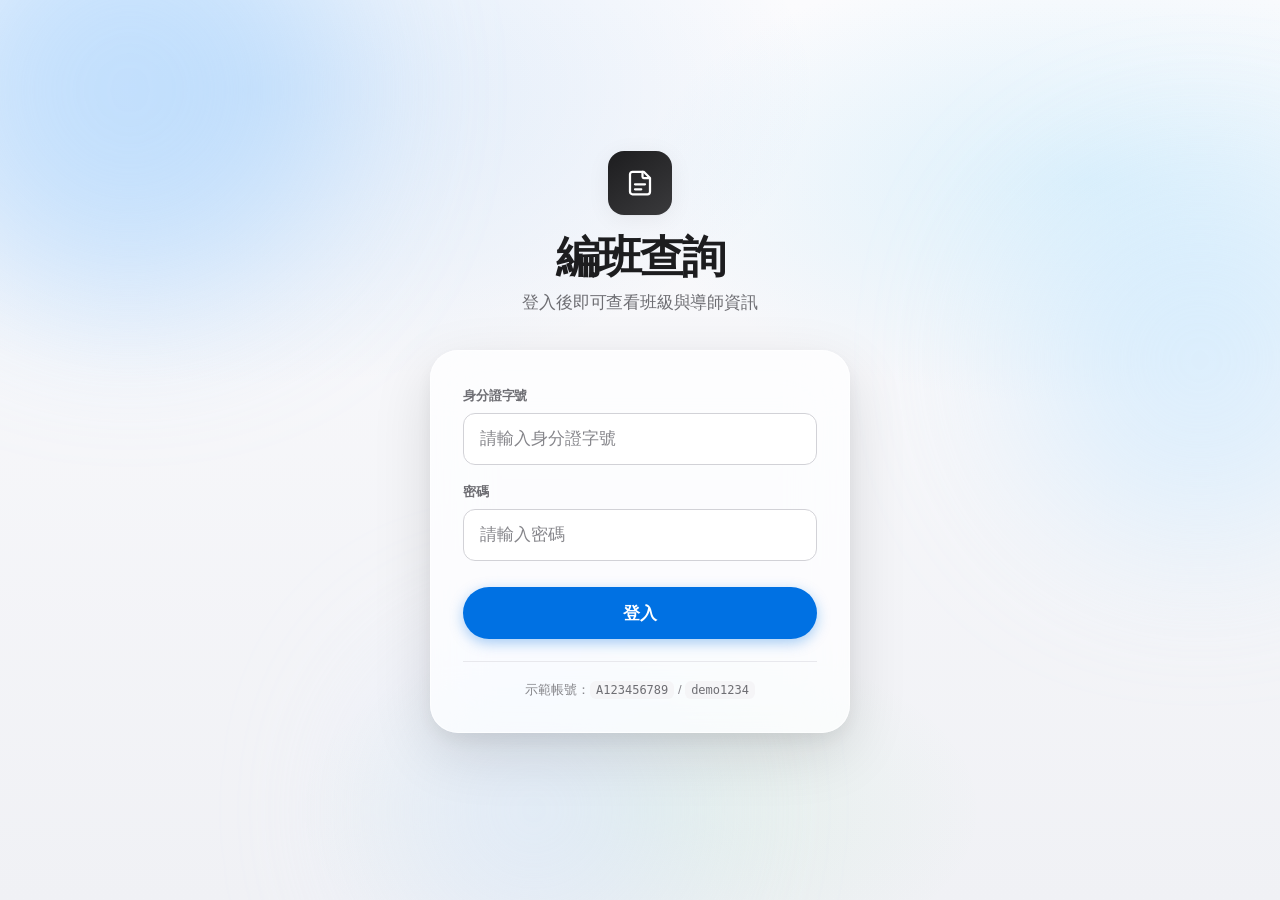
<file: index.html>
<!DOCTYPE html>
<html lang="zh-Hant">
<head>
  <meta charset="UTF-8">
  <meta name="viewport" content="width=device-width, initial-scale=1.0, viewport-fit=cover">
  <meta name="theme-color" content="#f5f5f7">
  <meta name="description" content="編班查詢系統 — 查詢姓名、班級與導師資訊">
  <title>編班查詢</title>
  <!-- 子頁面正式上線時可由主框架載入套件；此為獨立演示頁，僅引入本專案樣式與腳本 -->
  <link rel="stylesheet" href="assets/css/style.css">
</head>
<body>
  <!-- 柔和動態背景，營造 Apple 氛圍層次 -->
  <div class="ambient" aria-hidden="true">
    <div class="ambient__orb ambient__orb--1"></div>
    <div class="ambient__orb ambient__orb--2"></div>
    <div class="ambient__orb ambient__orb--3"></div>
  </div>

  <main class="app">
    <!-- ========== 登入畫面 ========== -->
    <section id="view-login" class="view" aria-label="登入">
      <header class="brand">
        <!-- 品牌標記：第一視窗的英雄級品牌訊號 -->
        <div class="brand__mark" aria-hidden="true">
          <svg viewBox="0 0 24 24" fill="none" stroke="currentColor" stroke-width="1.8" stroke-linecap="round" stroke-linejoin="round">
            <path d="M4 19V5a2 2 0 0 1 2-2h9l5 5v11a2 2 0 0 1-2 2H6a2 2 0 0 1-2-2z"/>
            <path d="M14 3v4a1 1 0 0 0 1 1h4"/>
            <path d="M8 13h8M8 17h5"/>
          </svg>
        </div>
        <h1 class="brand__name">編班查詢</h1>
        <p class="brand__tagline">登入後即可查看班級與導師資訊</p>
      </header>

      <div class="panel">
        <!-- 錯誤提示區 -->
        <div id="login-alert" class="alert alert--error" role="alert" aria-live="polite">
          <svg width="18" height="18" viewBox="0 0 24 24" fill="none" stroke="currentColor" stroke-width="2" aria-hidden="true">
            <circle cx="12" cy="12" r="9"/>
            <path d="M12 8v5M12 16h.01"/>
          </svg>
          <span id="login-alert-text"></span>
        </div>

        <form id="login-form" autocomplete="on" novalidate>
          <div class="form-group">
            <label class="form-label" for="input-id">身分證字號</label>
            <input
              class="form-input"
              type="text"
              id="input-id"
              name="id"
              inputmode="text"
              maxlength="10"
              placeholder="請輸入身分證字號"
              autocomplete="username"
              required
            >
          </div>

          <div class="form-group">
            <label class="form-label" for="input-password">密碼</label>
            <input
              class="form-input"
              type="password"
              id="input-password"
              name="password"
              placeholder="請輸入密碼"
              autocomplete="current-password"
              required
            >
          </div>

          <button type="submit" class="btn btn--primary" id="btn-login">
            <span class="btn__spinner" aria-hidden="true"></span>
            <span class="btn__label">登入</span>
          </button>
        </form>

        <p class="hint">
          示範帳號：<code>A123456789</code> / <code>demo1234</code>
        </p>
      </div>
    </section>

    <!-- ========== 查詢結果畫面 ========== -->
    <section id="view-result" class="view" aria-label="編班資訊" hidden>
      <div class="panel panel--result">
        <header class="result-header">
          <div class="result-header__top">
            <span class="result-header__eyebrow">編班查詢</span>
            <button type="button" class="btn btn--ghost btn--ghost-light" id="btn-logout">登出</button>
          </div>
          <!-- 姓名作為結果畫面主視覺焦點 -->
          <h2 class="result-header__name" id="result-name">—</h2>
          <p class="result-header__sub" id="result-grade">歡迎回來</p>
        </header>

        <div class="result-body">
          <!-- 班級 -->
          <div class="info-row">
            <div class="info-row__icon info-row__icon--class" aria-hidden="true">
              <svg width="22" height="22" viewBox="0 0 24 24" fill="none" stroke="currentColor" stroke-width="1.8" stroke-linecap="round" stroke-linejoin="round">
                <path d="M3 9l9-6 9 6v10a2 2 0 0 1-2 2H5a2 2 0 0 1-2-2V9z"/>
                <path d="M9 22V12h6v10"/>
              </svg>
            </div>
            <div class="info-row__meta">
              <div class="info-row__label">班級</div>
              <div class="info-row__value" id="result-class">—</div>
            </div>
          </div>

          <!-- 導師 -->
          <div class="info-row">
            <div class="info-row__icon info-row__icon--advisor" aria-hidden="true">
              <svg width="22" height="22" viewBox="0 0 24 24" fill="none" stroke="currentColor" stroke-width="1.8" stroke-linecap="round" stroke-linejoin="round">
                <circle cx="12" cy="8" r="4"/>
                <path d="M4 20c1.5-3.5 4.5-5 8-5s6.5 1.5 8 5"/>
              </svg>
            </div>
            <div class="info-row__meta">
              <div class="info-row__label">導師</div>
              <div class="info-row__value" id="result-advisor">—</div>
            </div>
          </div>

          <!-- 學號 -->
          <div class="info-row">
            <div class="info-row__icon info-row__icon--id" aria-hidden="true">
              <svg width="22" height="22" viewBox="0 0 24 24" fill="none" stroke="currentColor" stroke-width="1.8" stroke-linecap="round" stroke-linejoin="round">
                <rect x="3" y="5" width="18" height="14" rx="2"/>
                <path d="M7 10h4M7 14h10"/>
              </svg>
            </div>
            <div class="info-row__meta">
              <div class="info-row__label">學號</div>
              <div class="info-row__value" id="result-student-no">—</div>
            </div>
          </div>
        </div>

        <div class="result-footer">
          <p style="font-size:0.8125rem;color:#86868b;">資料僅供編班確認使用</p>
        </div>
      </div>
    </section>
  </main>

  <script src="assets/js/app.js"></script>
</body>
</html>
</file>
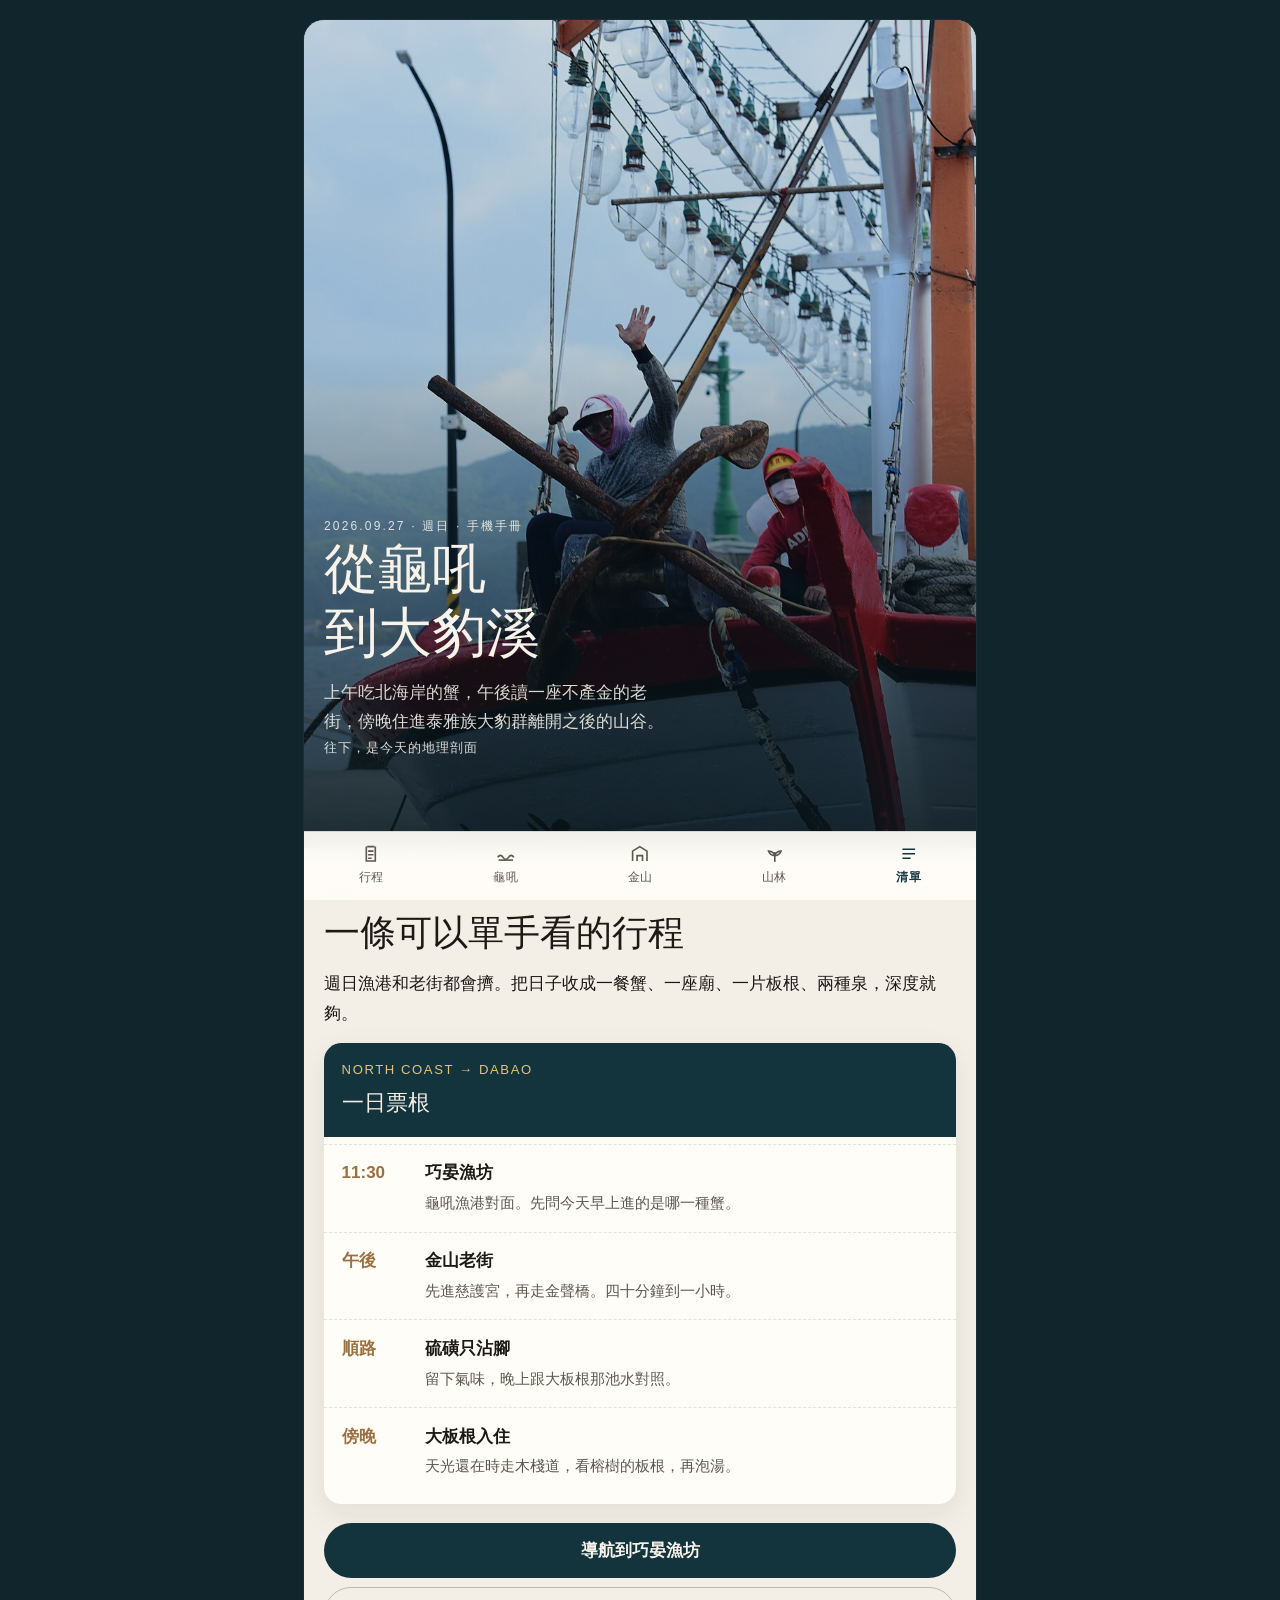
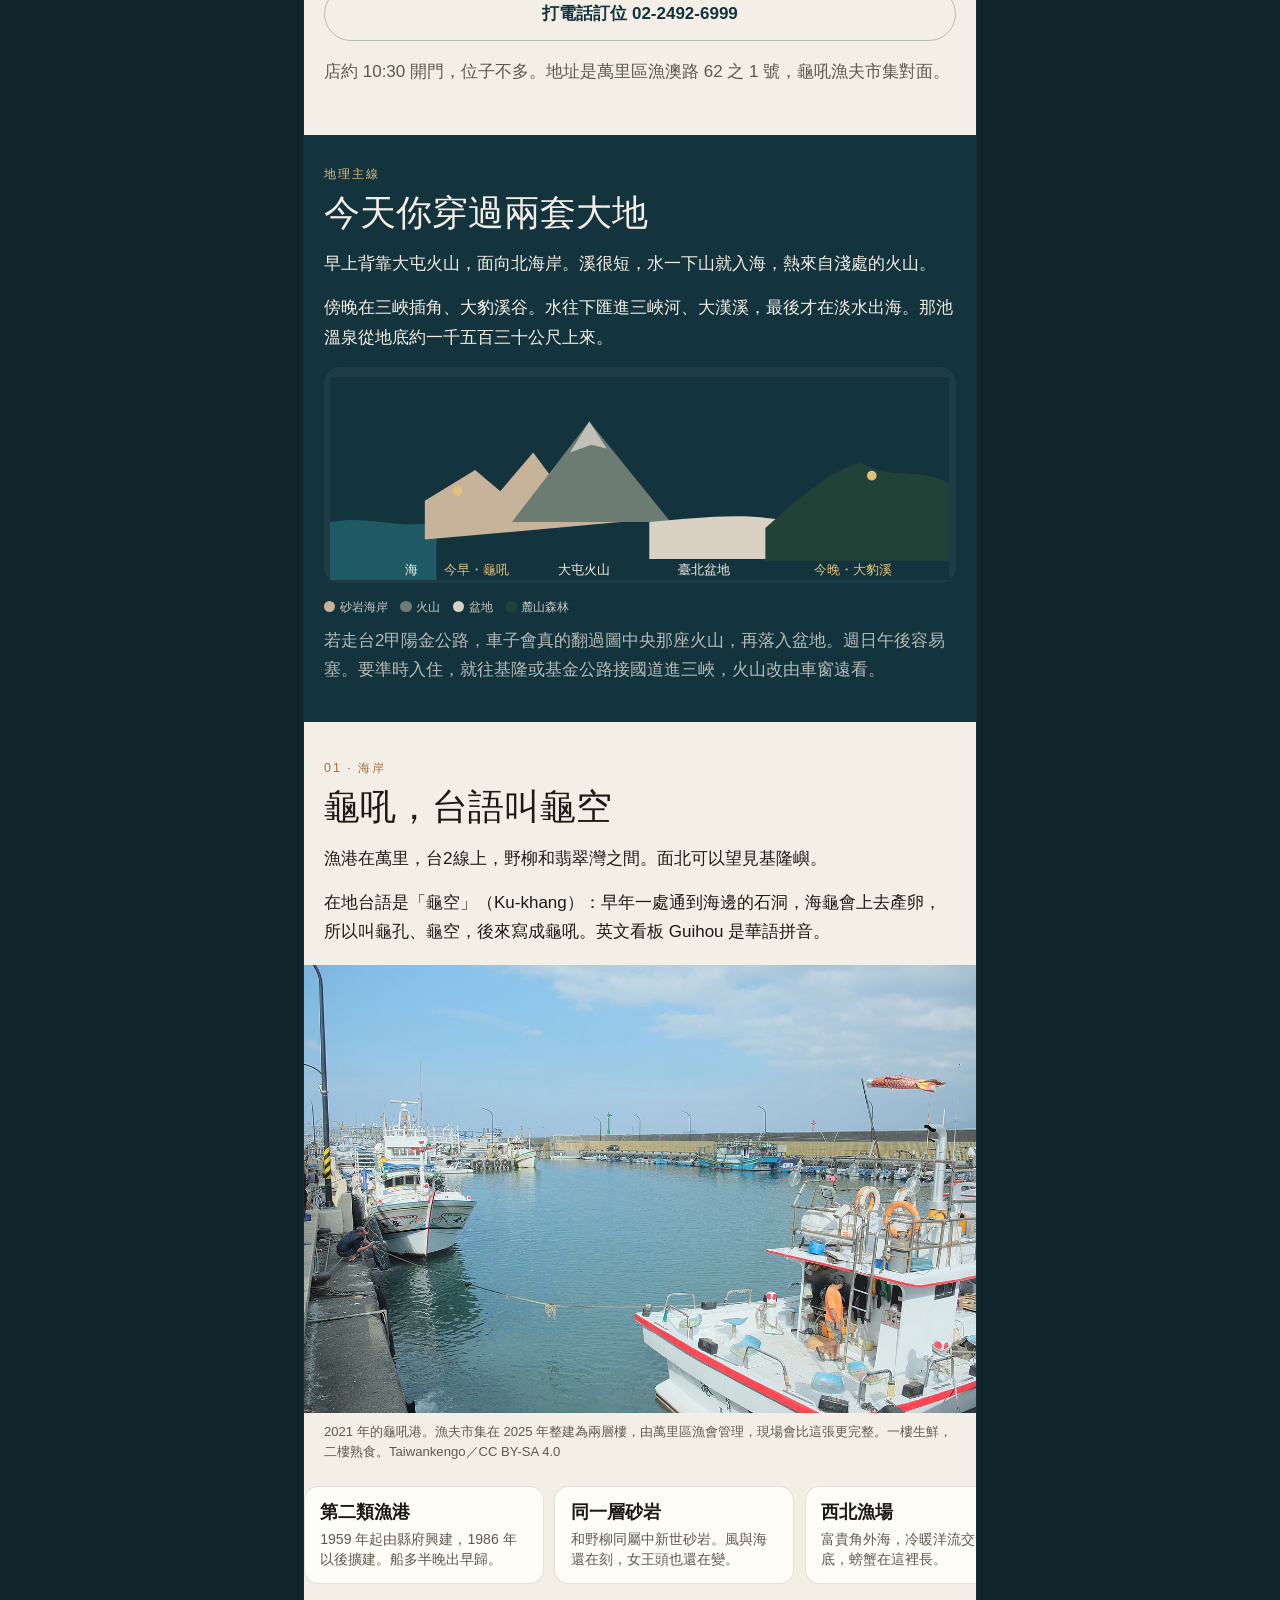
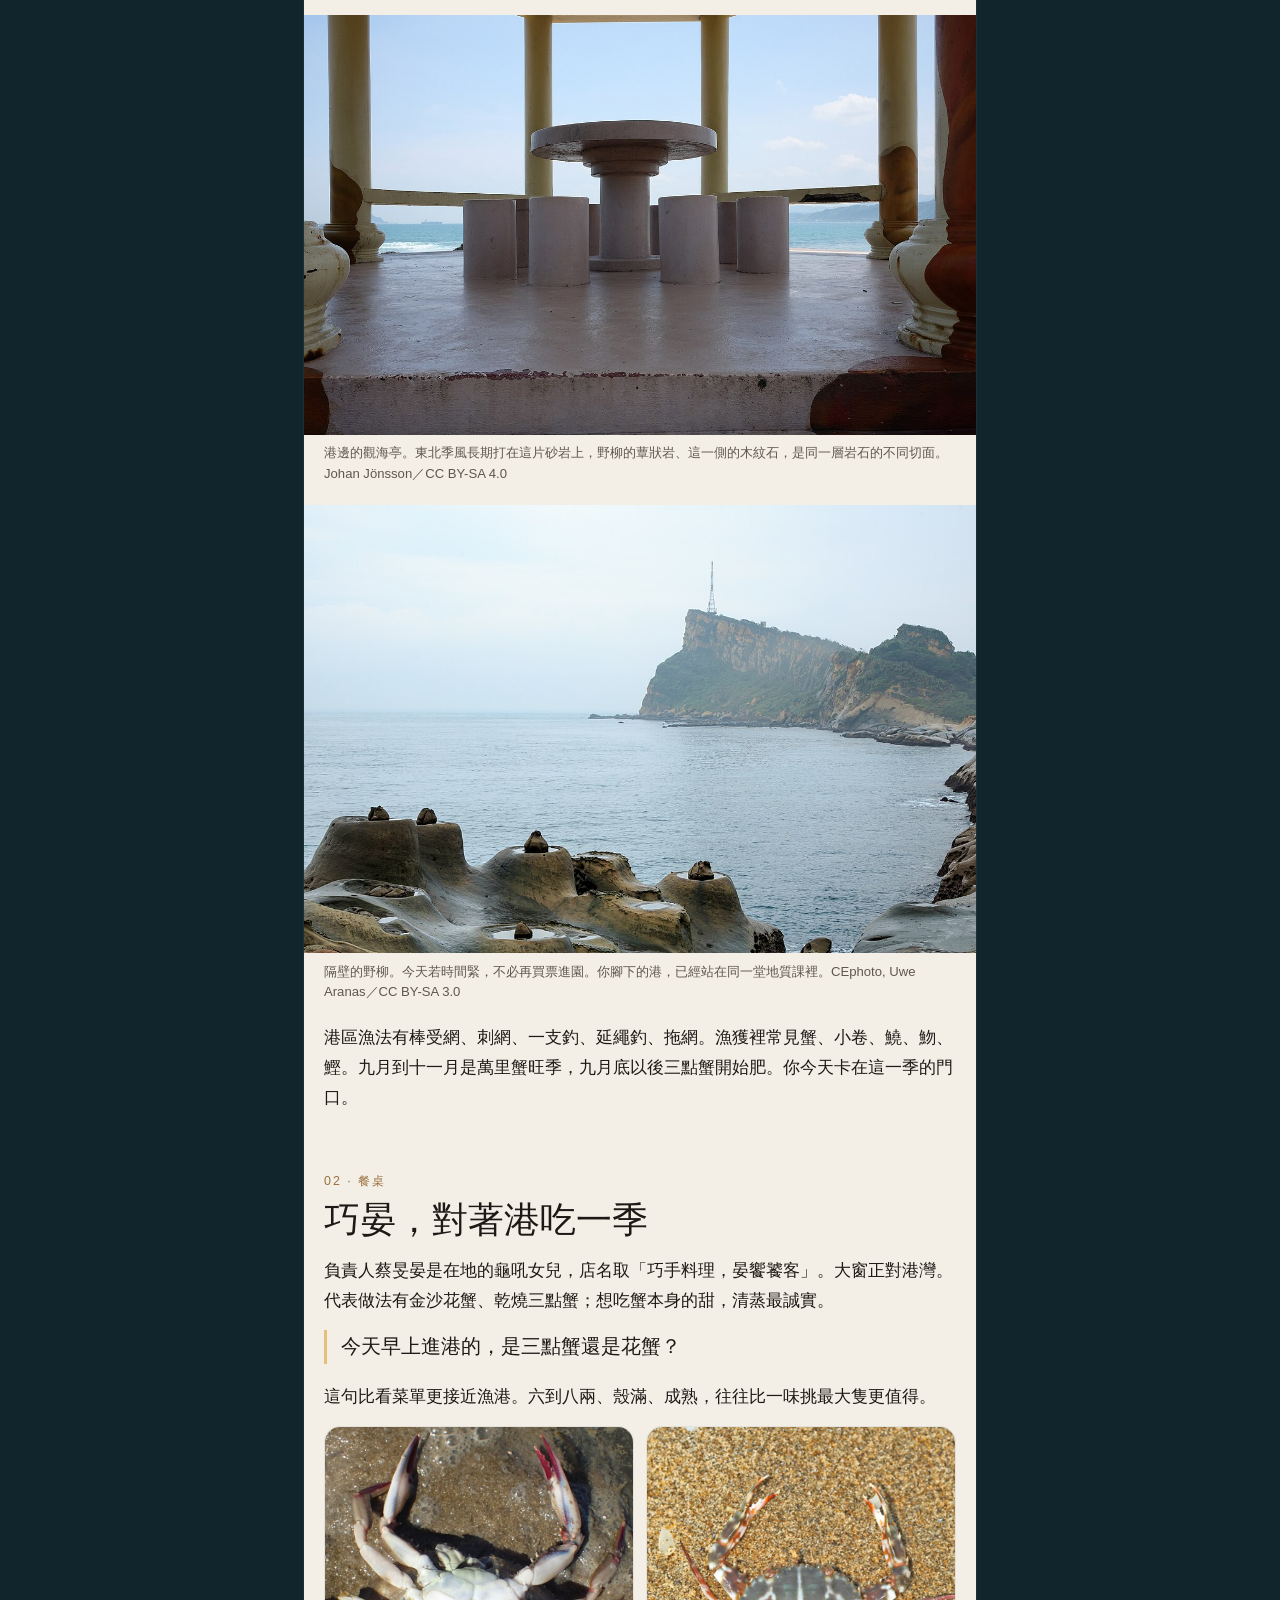
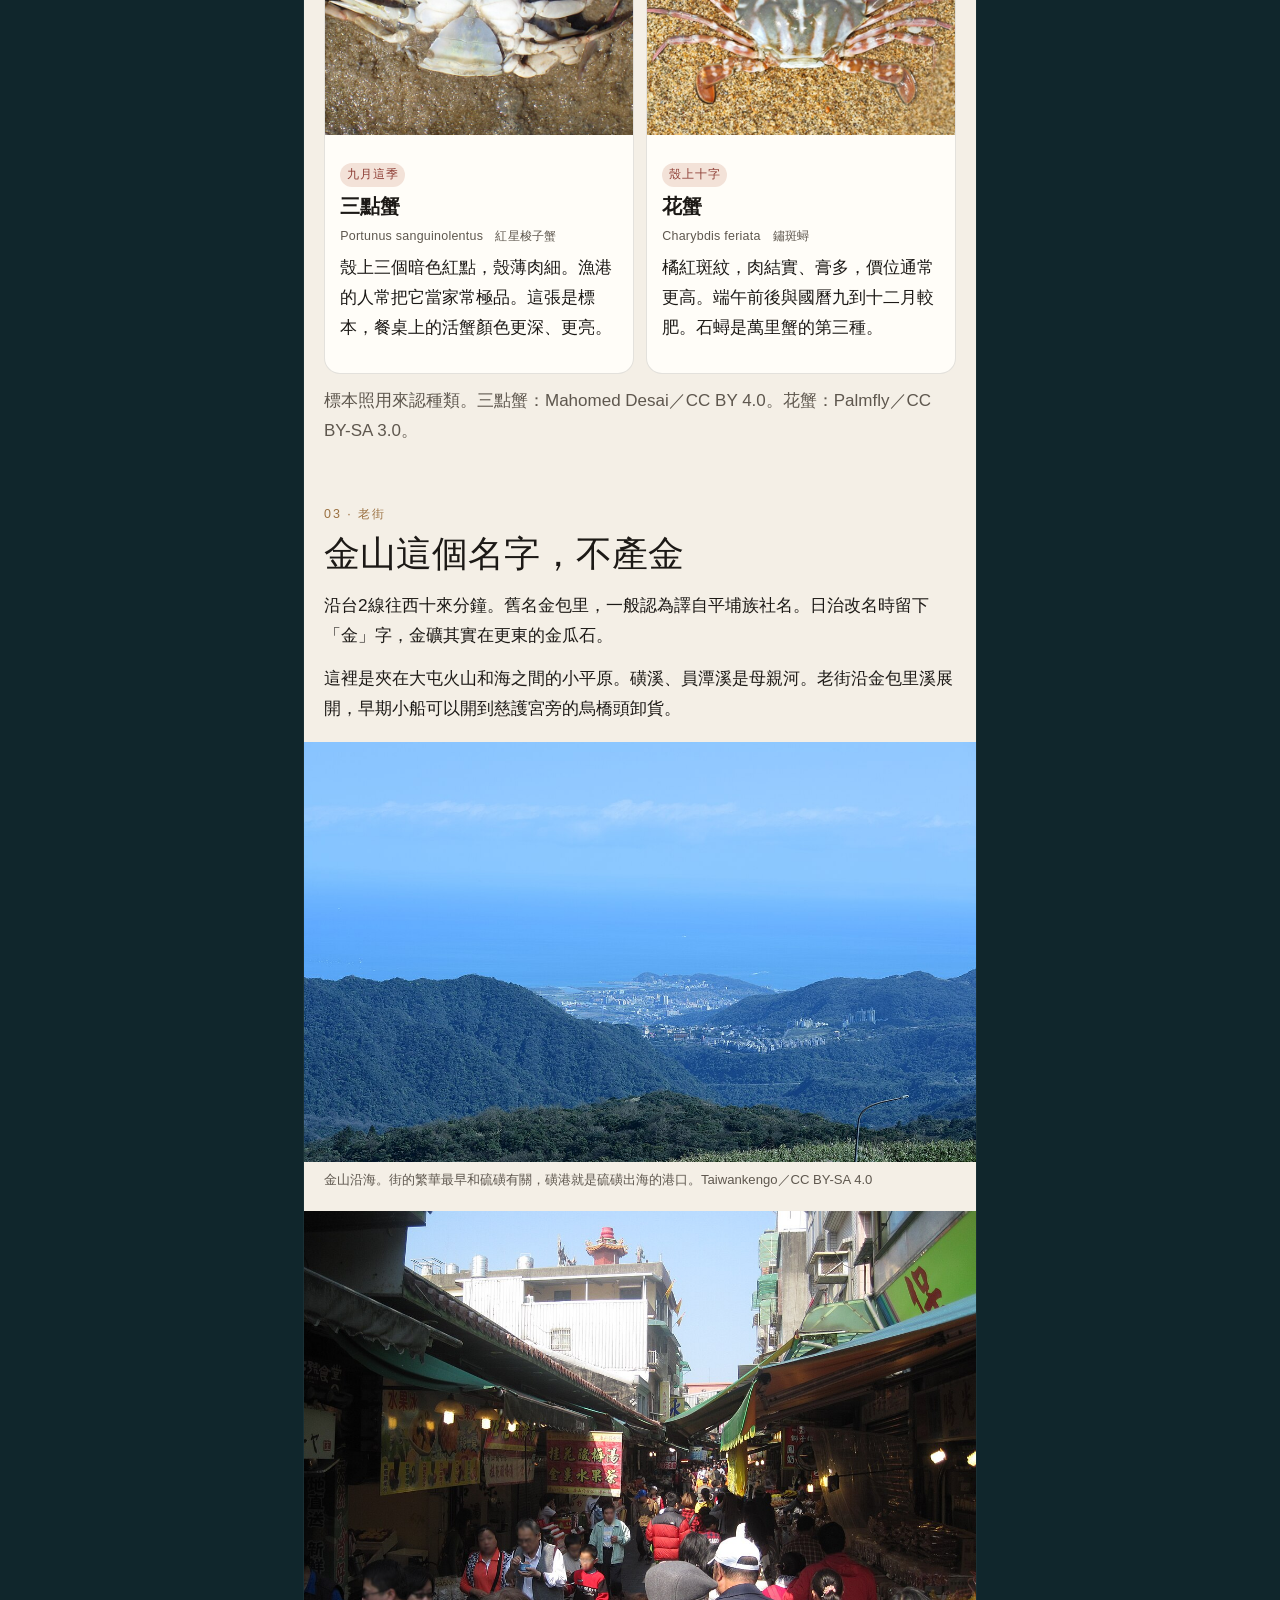
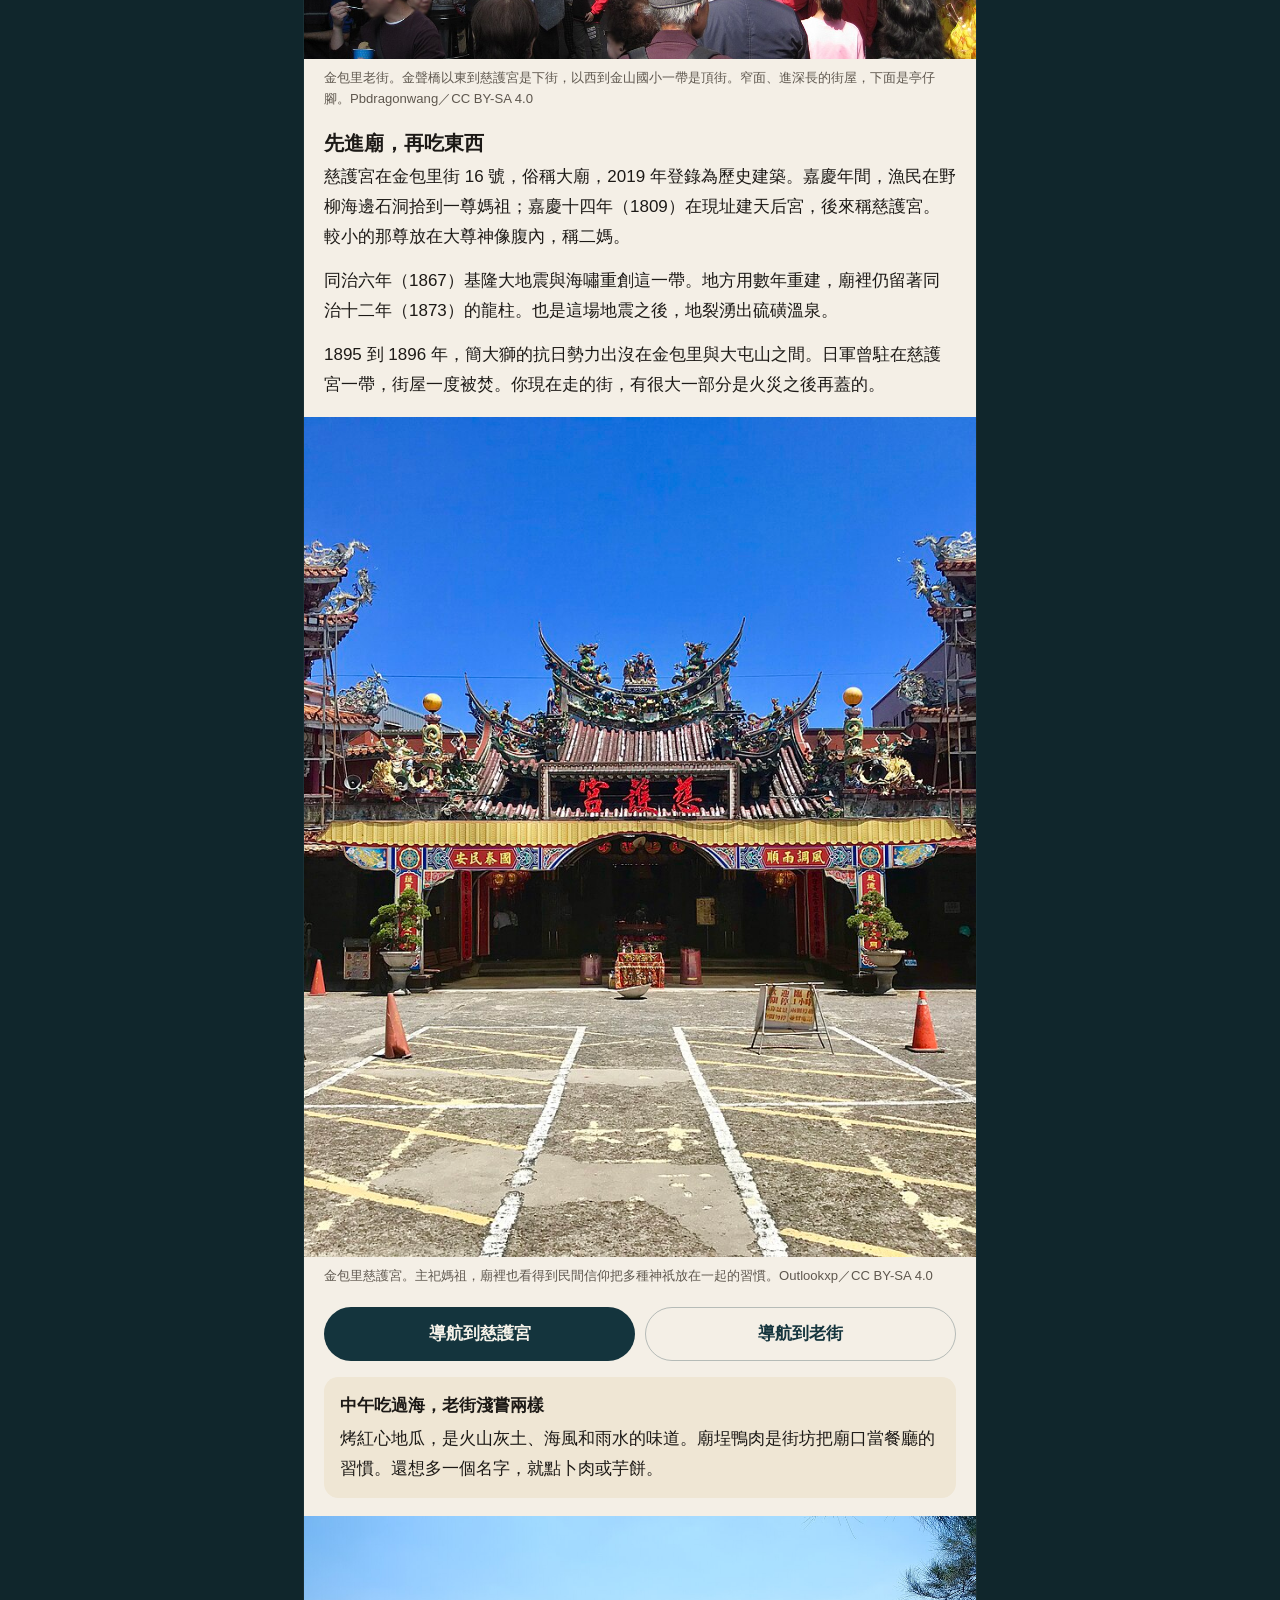
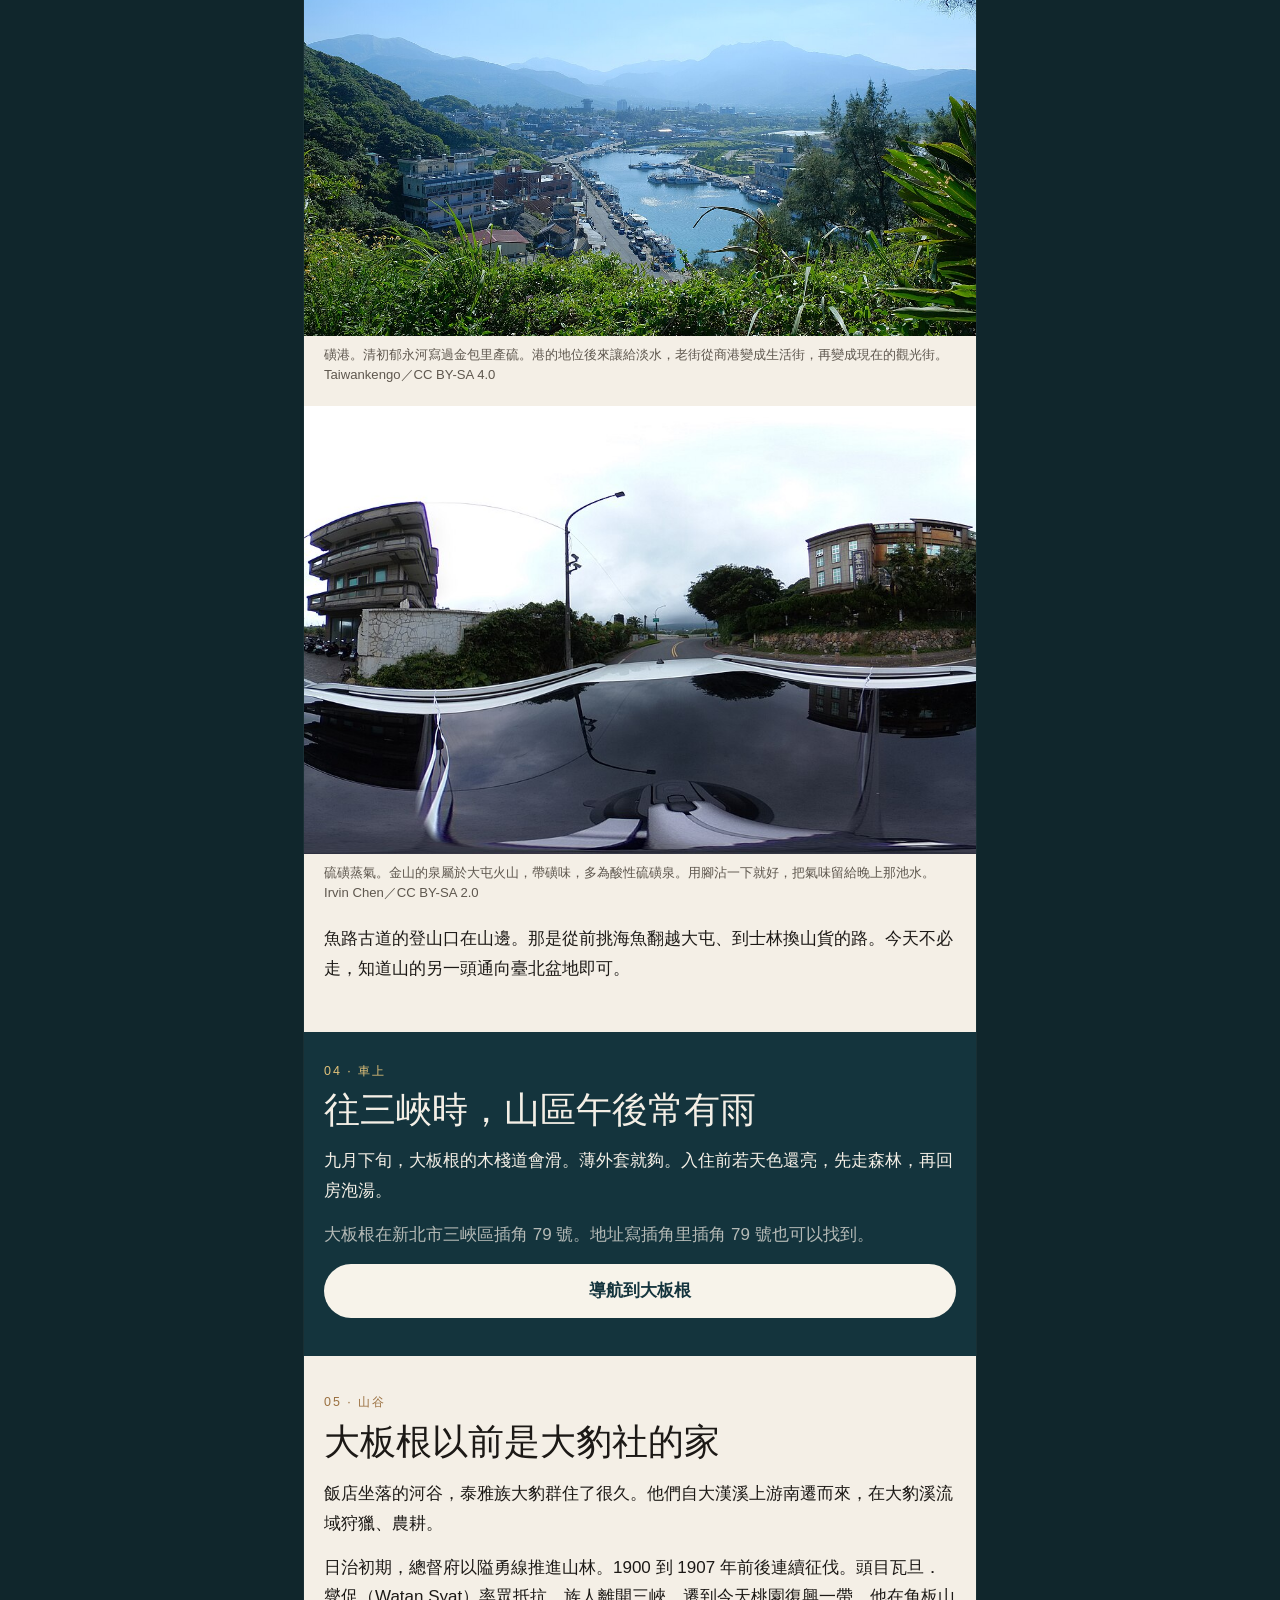
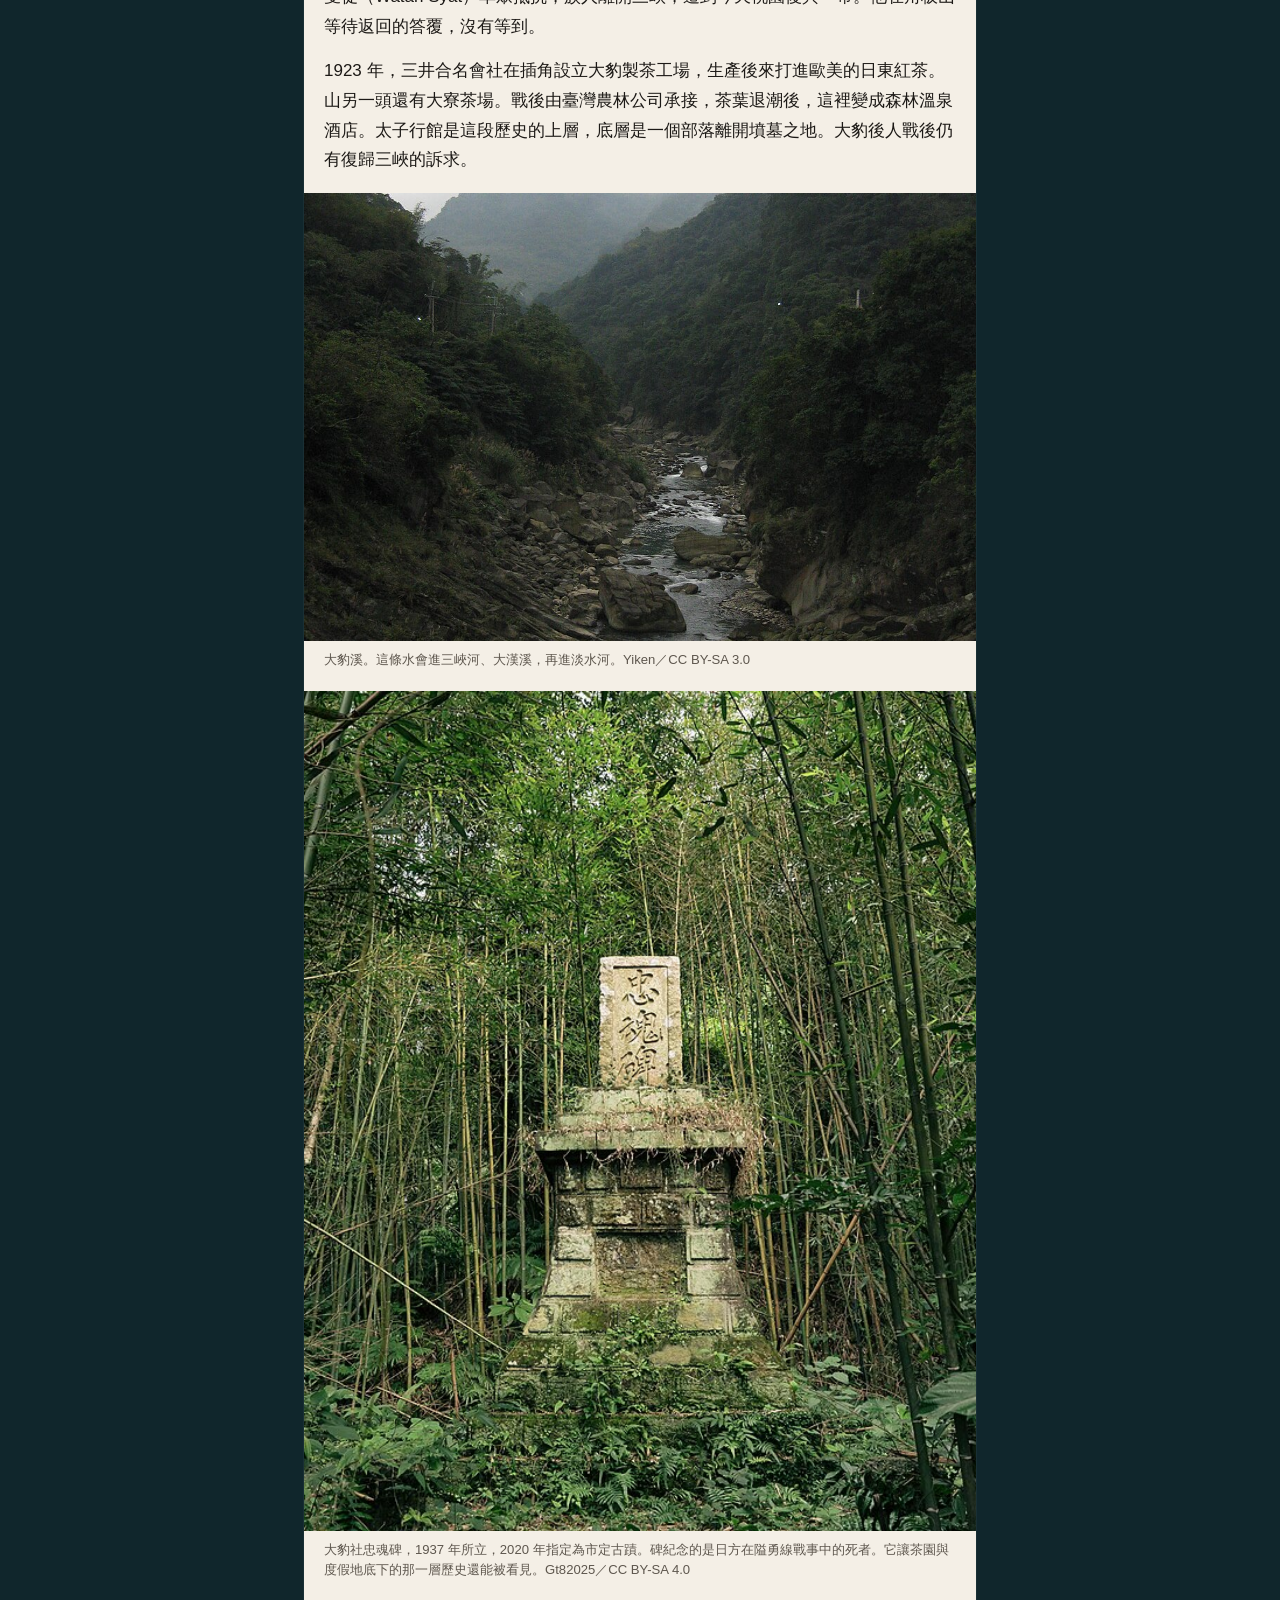
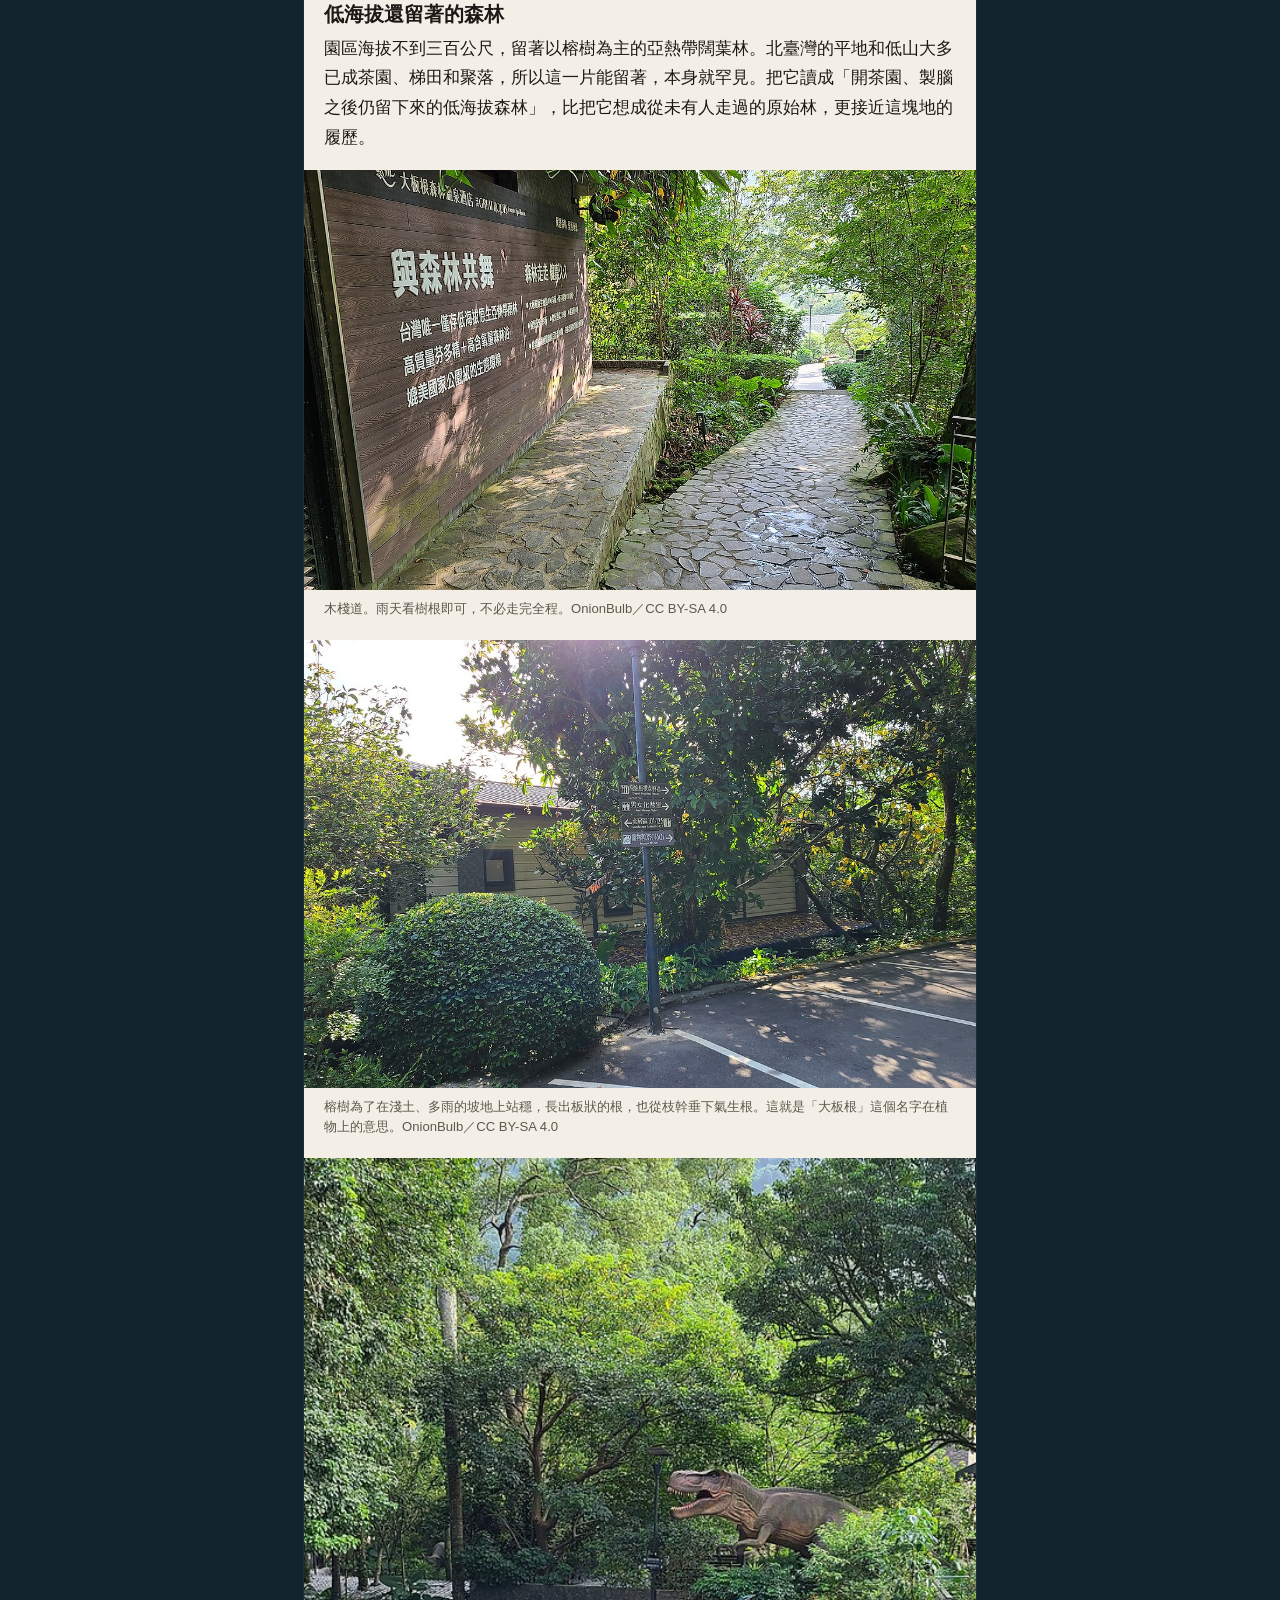
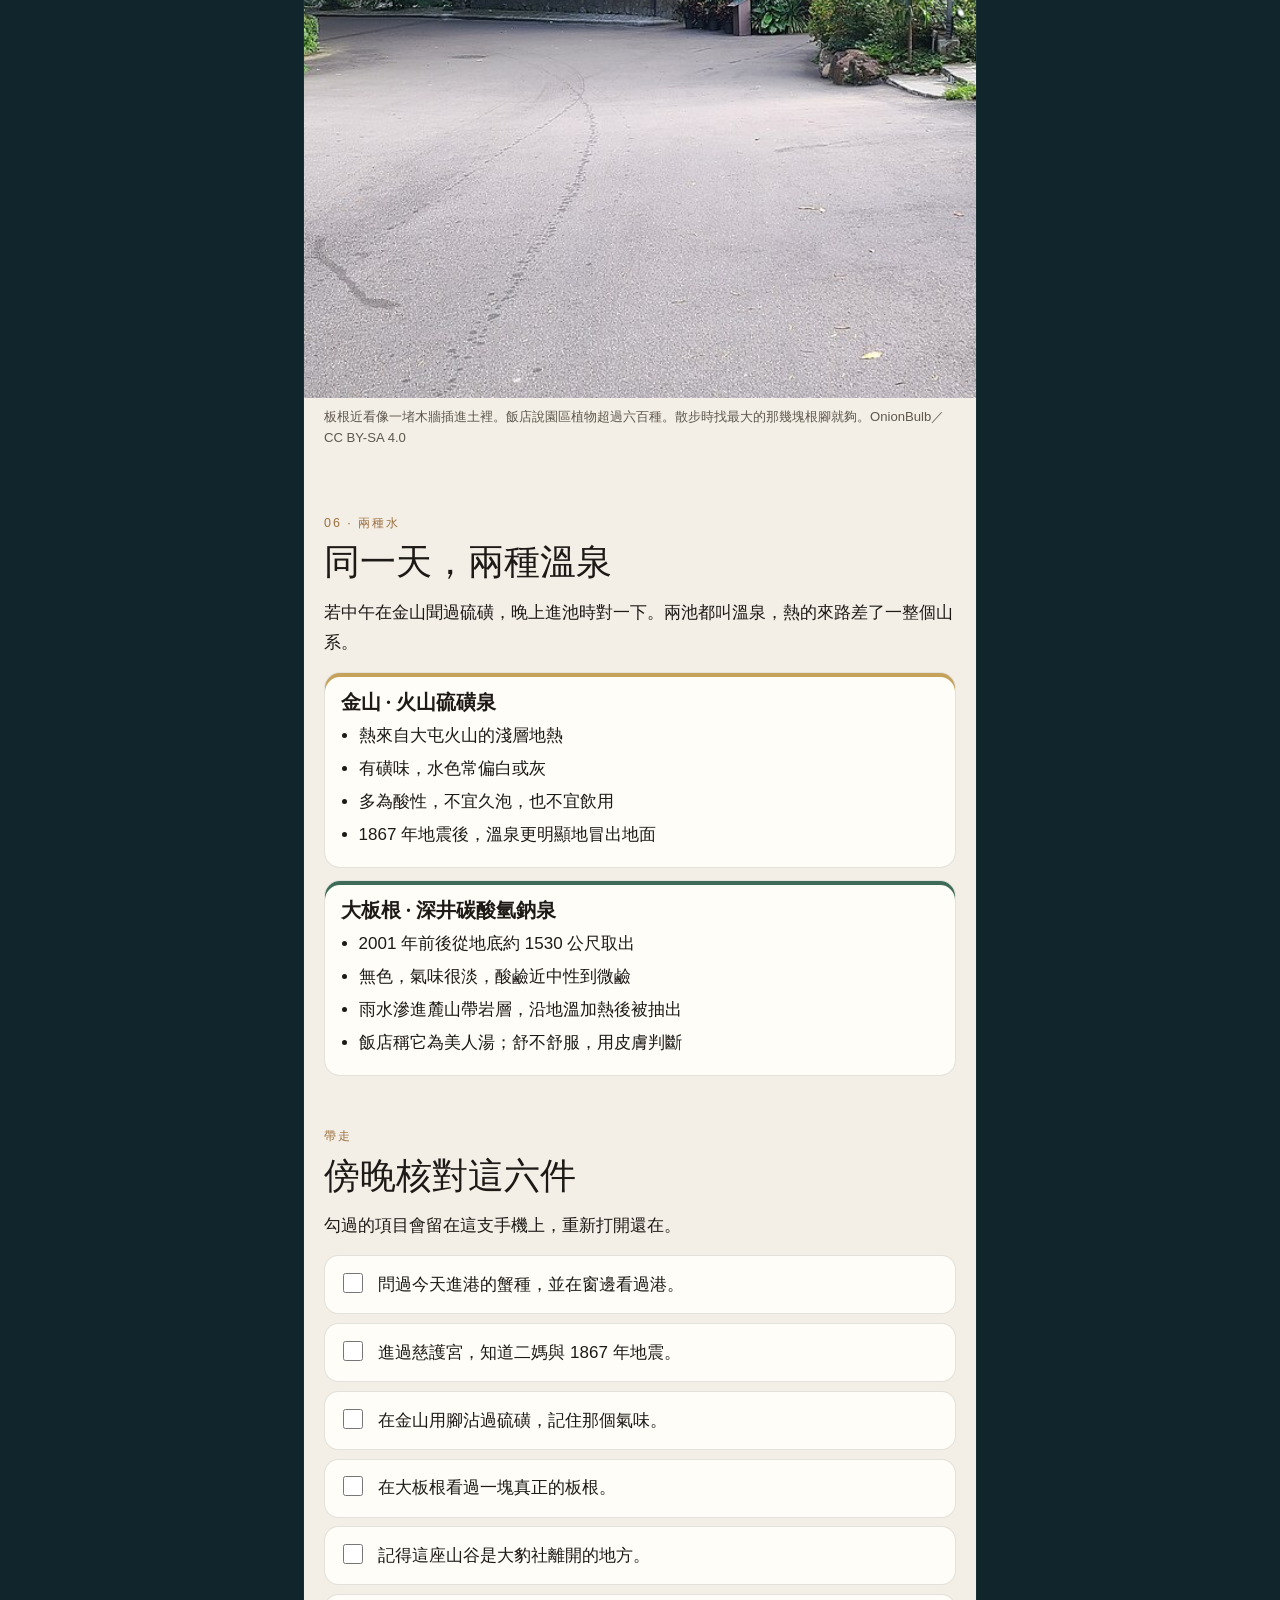
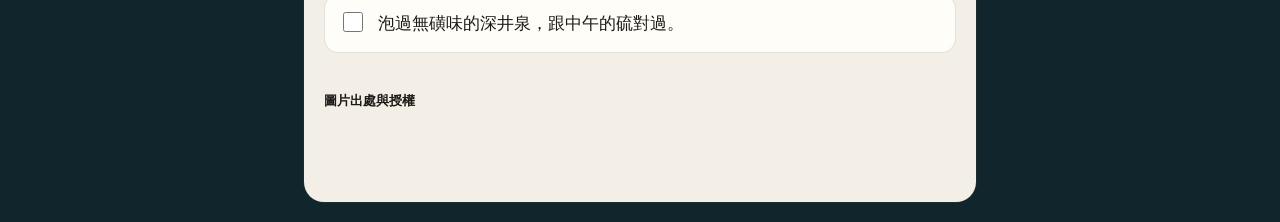
<file: handbook/index.html>
<!DOCTYPE html>
<!--
  北海岸到大豹溪・一日知性手冊
  單檔靜態頁，圖片隨頁面一起發布，不依賴額外 CDN。
  斷點對齊 Bootstrap 5.3：576 / 768 / 992。
  主要給手機直向閱讀：底部固定導覽、大字、可點的地圖與電話。
-->
<html lang="zh-Hant">
<head>
  <meta charset="utf-8">
  <meta name="viewport" content="width=device-width, initial-scale=1, viewport-fit=cover">
  <meta name="theme-color" content="#14343d">
  <meta name="description" content="2026年9月27日，從龜吼漁港、巧晏漁坊、金山老街到大板根的手機旅遊手冊。">
  <title>從龜吼到大豹溪・一日手冊</title>
  <style>
    :root {
      --paper: #f4efe6;
      --paper-2: #fffdf8;
      --ink: #1c1916;
      --muted: #5e574e;
      --line: rgba(28, 25, 22, 0.12);
      --sea: #14343d;
      --sea-2: #1e5964;
      --foam: #d5e4e2;
      --sand: #c6b39a;
      --sulfur: #9a7040;
      --forest: #1a332c;
      --moss: #3e6b58;
      --crab: #8d3d34;
      --shadow: 0 10px 30px rgba(20, 30, 28, 0.08);
      --nav-h: 4.25rem;
      --serif: "Iowan Old Style", "Palatino Linotype", Palatino, "Songti TC", "Noto Serif TC", "PMingLiU", serif;
      --sans: "PingFang TC", "Noto Sans TC", "Microsoft JhengHei", "Heiti TC", sans-serif;
    }

    * { box-sizing: border-box; }
    html { scroll-behavior: smooth; }
    body {
      margin: 0;
      background: #0e242b;
      color: var(--ink);
      font-family: var(--sans);
      font-size: 1.0625rem;
      line-height: 1.75;
      -webkit-text-size-adjust: 100%;
    }
    img { max-width: 100%; height: auto; }
    a { color: var(--sea-2); }
    button, a { -webkit-tap-highlight-color: transparent; }

    .sheet {
      max-width: 42rem;
      margin: 0 auto;
      background: var(--paper);
      min-height: 100vh;
      min-height: 100svh;
      padding-bottom: calc(var(--nav-h) + env(safe-area-inset-bottom));
      box-shadow: 0 0 0 1px rgba(255,255,255,0.04);
    }

    .progress {
      position: fixed;
      top: 0;
      left: 0;
      height: 3px;
      width: 0;
      background: #e2c27a;
      z-index: 40;
    }

    /* 封面 */
    .cover {
      position: relative;
      min-height: 100vh;
      min-height: 100svh;
      color: #f7f3ea;
      display: flex;
      align-items: flex-end;
      background: #10262c;
    }
    .cover img {
      position: absolute;
      inset: 0;
      width: 100%;
      height: 100%;
      object-fit: cover;
      object-position: center 42%;
    }
    .cover .veil {
      position: absolute;
      inset: 0;
      background:
        linear-gradient(180deg, rgba(10, 22, 26, 0.15) 0%, rgba(10, 22, 26, 0.18) 40%, rgba(10, 22, 26, 0.88) 100%);
    }
    .cover .copy {
      position: relative;
      z-index: 1;
      padding: 1.5rem 1.25rem 5.5rem;
    }
    .eyebrow {
      margin: 0 0 0.6rem;
      letter-spacing: 0.18em;
      font-size: 0.75rem;
      text-transform: uppercase;
    }
    .cover h1 {
      font-family: var(--serif);
      font-weight: 560;
      font-size: clamp(2.1rem, 8vw, 3.4rem);
      line-height: 1.18;
      margin: 0 0 0.75rem;
    }
    .cover p { margin: 0; max-width: 22rem; color: rgba(247, 243, 234, 0.88); }
    .scroll-hint {
      margin-top: 1.25rem;
      font-size: 0.82rem;
      letter-spacing: 0.08em;
      color: #e2c27a;
    }

    .pad { padding-left: 1.25rem; padding-right: 1.25rem; }
    section { padding: 2.25rem 0 0.5rem; }
    .kicker {
      margin: 0 0 0.35rem;
      color: var(--sulfur);
      font-size: 0.78rem;
      letter-spacing: 0.16em;
    }
    h2 {
      font-family: var(--serif);
      font-size: clamp(1.7rem, 6vw, 2.25rem);
      line-height: 1.25;
      font-weight: 560;
      margin: 0 0 0.8rem;
    }
    h3 {
      font-family: var(--serif);
      font-size: 1.25rem;
      margin: 0 0 0.35rem;
      line-height: 1.35;
    }
    .lead { font-size: 1.08rem; margin-top: 0; }
    p { margin: 0 0 0.9rem; }
    .muted { color: var(--muted); }

    .shot { margin: 1.1rem 0 1.3rem; }
    .shot img {
      width: 100%;
      display: block;
      aspect-ratio: 3 / 2;
      object-fit: cover;
      background: #ddd4c6;
    }
    .shot.tall img { aspect-ratio: 4 / 5; object-position: center 30%; }
    .shot.pan img { aspect-ratio: 16 / 10; }
    .shot figcaption {
      padding: 0.55rem 1.25rem 0;
      font-size: 0.82rem;
      line-height: 1.55;
      color: var(--muted);
    }

    .ticket {
      margin: 0.4rem 1.25rem 1.2rem;
      background: var(--paper-2);
      border-radius: 1.1rem;
      box-shadow: var(--shadow);
      overflow: hidden;
    }
    .ticket header {
      background: var(--sea);
      color: #f4efe6;
      padding: 1rem 1.1rem 0.9rem;
    }
    .ticket header p { margin: 0; font-size: 0.82rem; letter-spacing: 0.12em; color: #e2c27a; }
    .ticket header strong {
      display: block;
      margin-top: 0.2rem;
      font-family: var(--serif);
      font-size: 1.35rem;
      font-weight: 560;
    }
    .stops { list-style: none; margin: 0; padding: 0.4rem 0 0.6rem; }
    .stops li {
      display: grid;
      grid-template-columns: 4.6rem 1fr;
      gap: 0.35rem 0.6rem;
      padding: 0.85rem 1.1rem;
      border-top: 1px dashed var(--line);
    }
    .stops time {
      font-variant-numeric: tabular-nums;
      color: var(--sulfur);
      font-weight: 650;
    }
    .stops b { display: block; font-weight: 650; }
    .stops span { color: var(--muted); font-size: 0.92rem; }

    .actions {
      display: grid;
      grid-template-columns: 1fr;
      gap: 0.6rem;
      margin: 0.2rem 0 1rem;
    }
    @media (min-width: 576px) {
      .actions.two { grid-template-columns: 1fr 1fr; }
    }
    .btn {
      display: flex;
      align-items: center;
      justify-content: center;
      min-height: 3rem;
      padding: 0.7rem 1rem;
      border-radius: 999px;
      text-decoration: none;
      font-weight: 650;
      border: 1px solid transparent;
    }
    .btn.primary { background: var(--sea); color: #f7f3ea; }
    .btn.ghost { background: transparent; color: var(--sea); border-color: rgba(20, 52, 61, 0.28); }
    .btn.light { background: #f7f3ea; color: var(--sea); }

    .facts {
      display: flex;
      gap: 0.65rem;
      overflow-x: auto;
      padding: 0.2rem 1.25rem 0.8rem;
      scroll-snap-type: x mandatory;
      -webkit-overflow-scrolling: touch;
    }
    .facts::-webkit-scrollbar { display: none; }
    .fact {
      flex: 0 0 auto;
      width: min(68vw, 15rem);
      scroll-snap-align: start;
      background: var(--paper-2);
      border: 1px solid var(--line);
      border-radius: 0.9rem;
      padding: 0.85rem 0.95rem;
    }
    .fact b { display: block; font-family: var(--serif); font-size: 1.15rem; line-height: 1.3; }
    .fact span { display: block; margin-top: 0.25rem; color: var(--muted); font-size: 0.88rem; line-height: 1.45; }

    .quote {
      margin: 0.4rem 1.25rem 1.1rem;
      padding: 0.15rem 0 0.15rem 0.9rem;
      border-left: 3px solid #e2c27a;
      font-family: var(--serif);
      font-size: 1.28rem;
      line-height: 1.45;
    }

    .note {
      margin: 0.2rem 1.25rem 1rem;
      background: #efe6d4;
      border-radius: 0.9rem;
      padding: 0.9rem 1rem;
    }
    .note strong { display: block; margin-bottom: 0.2rem; }

    .band {
      background: var(--sea);
      color: #f4efe6;
      margin-top: 1.6rem;
      padding: 1.8rem 0 1.4rem;
    }
    .band .kicker { color: #e2c27a; }
    .band .muted { color: rgba(244, 239, 230, 0.72); }
    .band a { color: #f2d48a; }

    .transect {
      margin: 0.4rem 1.25rem 0.6rem;
      background: rgba(255,255,255,0.04);
      border-radius: 1rem;
      padding: 0.6rem 0.4rem 0.2rem;
    }
    .transect svg { width: 100%; height: auto; display: block; }
    .legend {
      display: flex;
      flex-wrap: wrap;
      gap: 0.45rem 0.8rem;
      padding: 0.3rem 1.25rem 0.4rem;
      font-size: 0.78rem;
      color: rgba(244, 239, 230, 0.8);
    }
    .legend i {
      display: inline-block;
      width: 0.7rem;
      height: 0.7rem;
      border-radius: 99px;
      margin-right: 0.28rem;
      vertical-align: -1px;
    }

    .plates {
      display: grid;
      gap: 0.75rem;
      padding: 0 1.25rem;
    }
    @media (min-width: 576px) {
      .plates { grid-template-columns: 1fr 1fr; }
    }
    .plate {
      background: var(--paper-2);
      border-radius: 1rem;
      overflow: hidden;
      border: 1px solid var(--line);
    }
    .plate img {
      width: 100%;
      aspect-ratio: 1 / 1;
      object-fit: cover;
      background: #f7f7f5;
    }
    .plate .body { padding: 0.85rem 0.95rem 1rem; }
    .latin {
      margin: 0 0 0.35rem;
      font-size: 0.78rem;
      letter-spacing: 0.02em;
      color: var(--muted);
    }
    .tag {
      display: inline-block;
      font-size: 0.75rem;
      letter-spacing: 0.06em;
      padding: 0.12rem 0.45rem;
      border-radius: 99px;
      background: #f3e2d8;
      color: var(--crab);
      margin-bottom: 0.35rem;
    }

    .pair { display: grid; gap: 0.75rem; padding: 0 1.25rem 0.4rem; }
    .card {
      background: var(--paper-2);
      border-radius: 1rem;
      padding: 1rem 1rem 0.85rem;
      border: 1px solid var(--line);
    }
    .card.sulfur { box-shadow: inset 0 4px 0 #c6a15a; }
    .card.deep { box-shadow: inset 0 4px 0 var(--moss); }
    .card ul { margin: 0.3rem 0 0; padding-left: 1.1rem; }
    .card li { margin: 0.2rem 0; }

    .checks { list-style: none; margin: 0; padding: 0 1.25rem 1rem; }
    .checks li { margin: 0 0 0.55rem; }
    .checks label {
      display: flex;
      gap: 0.75rem;
      align-items: flex-start;
      background: var(--paper-2);
      border-radius: 0.9rem;
      padding: 0.85rem 0.9rem;
      border: 1px solid var(--line);
      min-height: 3rem;
    }
    .checks input {
      width: 1.25rem;
      height: 1.25rem;
      margin-top: 0.2rem;
      accent-color: var(--forest);
      flex: 0 0 auto;
    }

    .credits { font-size: 0.82rem; color: var(--muted); }
    .credits summary {
      cursor: pointer;
      min-height: 3rem;
      display: flex;
      align-items: center;
      font-weight: 650;
      color: var(--ink);
    }
    .credits a { word-break: break-all; }
    .credits li { margin: 0.35rem 0; }

    .nav {
      position: fixed;
      left: 50%;
      transform: translateX(-50%);
      bottom: 0;
      width: min(100%, 42rem);
      z-index: 30;
      display: grid;
      grid-template-columns: repeat(5, 1fr);
      background: rgba(255, 253, 248, 0.94);
      backdrop-filter: blur(10px);
      border-top: 1px solid var(--line);
      padding-bottom: env(safe-area-inset-bottom);
    }
    .nav a {
      text-decoration: none;
      color: var(--muted);
      text-align: center;
      font-size: 0.72rem;
      letter-spacing: 0.04em;
      padding: 0.45rem 0.1rem 0.55rem;
      min-height: var(--nav-h);
      display: flex;
      flex-direction: column;
      align-items: center;
      justify-content: center;
      gap: 0.12rem;
    }
    .nav a.active { color: var(--sea); font-weight: 700; }
    .nav svg { width: 1.35rem; height: 1.35rem; }

    dialog.lightbox {
      border: 0;
      padding: 0;
      background: #0b171b;
      width: 100vw;
      max-width: 100vw;
      height: 100vh;
      height: 100dvh;
      max-height: 100dvh;
    }
    dialog.lightbox::backdrop { background: #0b171b; }
    dialog.lightbox img {
      width: 100%;
      height: calc(100% - 4rem);
      object-fit: contain;
      background: #0b171b;
    }
    dialog.lightbox button {
      position: absolute;
      top: max(0.6rem, env(safe-area-inset-top));
      right: 0.6rem;
      min-width: 3rem;
      min-height: 3rem;
      border: 0;
      border-radius: 999px;
      background: rgba(255,255,255,0.14);
      color: white;
      font-size: 1.2rem;
    }

    @media (min-width: 768px) {
      body { background: #10262c; }
      .sheet { margin-top: 1.25rem; margin-bottom: 1.25rem; border-radius: 1.25rem; overflow: hidden; }
      .cover { border-radius: 1.25rem 1.25rem 0 0; min-height: 92vh; }
      .shot img { border-radius: 0; }
    }
    @media (prefers-reduced-motion: reduce) {
      html { scroll-behavior: auto; }
    }
  </style>
</head>
<body>
  <div class="progress" id="progress" aria-hidden="true"></div>

  <main class="sheet">
    <header class="cover" id="top">
      <img decoding="async" src="images/guihou-cover.jpg" alt="龜吼漁港沿岸的海鮮餐廳、停泊漁船與防波堤">
      <div class="veil"></div>
      <div class="copy">
        <p class="eyebrow">2026.09.27 · 週日 · 手機手冊</p>
        <h1>從龜吼<br>到大豹溪</h1>
        <p>上午吃北海岸的蟹，午後讀一座不產金的老街，傍晚住進泰雅族大豹群離開之後的山谷。</p>
        <p class="scroll-hint">往下，是今天的地理剖面</p>
      </div>
    </header>

    <section id="plan">
      <div class="pad">
        <p class="kicker">今日</p>
        <h2>一條可以單手看的行程</h2>
        <p>週日漁港和老街都會擠。把日子收成一餐蟹、一座廟、一片板根、兩種泉，深度就夠。</p>
      </div>

      <article class="ticket">
        <header>
          <p>NORTH COAST → DABAO</p>
          <strong>一日票根</strong>
        </header>
        <ol class="stops">
          <li>
            <time>11:30</time>
            <div><b>巧晏漁坊</b><span>龜吼漁港對面。先問今天早上進的是哪一種蟹。</span></div>
          </li>
          <li>
            <time>午後</time>
            <div><b>金山老街</b><span>先進慈護宮，再走金聲橋。四十分鐘到一小時。</span></div>
          </li>
          <li>
            <time>順路</time>
            <div><b>硫磺只沾腳</b><span>留下氣味，晚上跟大板根那池水對照。</span></div>
          </li>
          <li>
            <time>傍晚</time>
            <div><b>大板根入住</b><span>天光還在時走木棧道，看榕樹的板根，再泡湯。</span></div>
          </li>
        </ol>
      </article>

      <div class="pad actions">
        <a class="btn primary" href="https://maps.google.com/?q=新北市萬里區漁澳路62-1號巧晏漁坊" target="_blank" rel="noopener">導航到巧晏漁坊</a>
        <a class="btn ghost" href="tel:+886224926999">打電話訂位 02-2492-6999</a>
      </div>
      <p class="pad muted">店約 10:30 開門，位子不多。地址是萬里區漁澳路 62 之 1 號，龜吼漁夫市集對面。</p>
    </section>

    <section class="band" id="section">
      <div class="pad">
        <p class="kicker">地理主線</p>
        <h2>今天你穿過兩套大地</h2>
        <p>早上背靠大屯火山，面向北海岸。溪很短，水一下山就入海，熱來自淺處的火山。</p>
        <p>傍晚在三峽插角、大豹溪谷。水往下匯進三峽河、大漢溪，最後才在淡水出海。那池溫泉從地底約一千五百三十公尺上來。</p>
      </div>
      <div class="transect">
        <svg viewBox="0 0 640 210" role="img" aria-label="從北海岸砂岩、大屯火山、臺北盆地到大豹溪麓山的地形剖面">
          <rect width="640" height="210" fill="#14343d"/>
          <path d="M0 150 C40 142 70 158 110 150 L110 210 L0 210 Z" fill="#1e5964"/>
          <path d="M98 128 L150 96 L176 118 L210 78 L250 132 L300 150 L98 168 Z" fill="#c6b39a"/>
          <path d="M188 150 L268 46 L352 150 Z" fill="#6d7c72"/>
          <path d="M248 78 L268 46 L286 74 L270 70 Z" fill="#d7d2c8" opacity="0.8"/>
          <path d="M330 150 C380 146 420 140 470 148 L470 188 L330 188 Z" fill="#d9d1c3"/>
          <path d="M450 156 C490 120 520 96 548 88 C580 108 610 92 640 110 L640 190 L450 190 Z" fill="#234237"/>
          <circle cx="132" cy="118" r="5" fill="#e2c27a"/>
          <circle cx="560" cy="102" r="5" fill="#e2c27a"/>
          <text x="78" y="204" fill="#f4efe6" font-size="13" font-family="PingFang TC, Noto Sans TC, sans-serif">海</text>
          <text x="118" y="204" fill="#e2c27a" font-size="13" font-family="PingFang TC, Noto Sans TC, sans-serif">今早・龜吼</text>
          <text x="236" y="204" fill="#f4efe6" font-size="13" font-family="PingFang TC, Noto Sans TC, sans-serif">大屯火山</text>
          <text x="360" y="204" fill="#f4efe6" font-size="13" font-family="PingFang TC, Noto Sans TC, sans-serif">臺北盆地</text>
          <text x="500" y="204" fill="#e2c27a" font-size="13" font-family="PingFang TC, Noto Sans TC, sans-serif">今晚・大豹溪</text>
        </svg>
      </div>
      <div class="legend">
        <span><i style="background:#c6b39a"></i>砂岩海岸</span>
        <span><i style="background:#6d7c72"></i>火山</span>
        <span><i style="background:#d9d1c3"></i>盆地</span>
        <span><i style="background:#234237"></i>麓山森林</span>
      </div>
      <p class="pad muted">若走台2甲陽金公路，車子會真的翻過圖中央那座火山，再落入盆地。週日午後容易塞。要準時入住，就往基隆或基金公路接國道進三峽，火山改由車窗遠看。</p>
    </section>

    <section id="guihou">
      <div class="pad">
        <p class="kicker">01 · 海岸</p>
        <h2>龜吼，台語叫龜空</h2>
        <p class="lead">漁港在萬里，台2線上，野柳和翡翠灣之間。面北可以望見基隆嶼。</p>
        <p>在地台語是「龜空」（Ku-khang）：早年一處通到海邊的石洞，海龜會上去產卵，所以叫龜孔、龜空，後來寫成龜吼。英文看板 Guihou 是華語拼音。</p>
      </div>

      <figure class="shot">
        <img loading="lazy" decoding="async" src="images/guihou-harbor.jpg" alt="龜吼漁港內彎、防波堤與成排漁船">
        <figcaption>2021 年的龜吼港。漁夫市集在 2025 年整建為兩層樓，由萬里區漁會管理，現場會比這張更完整。一樓生鮮，二樓熟食。Taiwankengo／CC BY-SA 4.0</figcaption>
      </figure>

      <div class="facts" aria-label="龜吼速記">
        <div class="fact"><b>第二類漁港</b><span>1959 年起由縣府興建，1986 年以後擴建。船多半晚出早歸。</span></div>
        <div class="fact"><b>同一層砂岩</b><span>和野柳同屬中新世砂岩。風與海還在刻，女王頭也還在變。</span></div>
        <div class="fact"><b>西北漁場</b><span>富貴角外海，冷暖洋流交會，沙底，螃蟹在這裡長。</span></div>
        <div class="fact"><b>蟹籠</b><span>秋刀魚或鰹魚當餌，一組籠子放十幾個小時。蟹自己爬進去。</span></div>
      </div>

      <figure class="shot pan">
        <img loading="lazy" decoding="async" src="images/guihou-pavilion.jpg" alt="龜吼海岸的觀海亭與海面">
        <figcaption>港邊的觀海亭。東北季風長期打在這片砂岩上，野柳的蕈狀岩、這一側的木紋石，是同一層岩石的不同切面。Johan Jönsson／CC BY-SA 4.0</figcaption>
      </figure>

      <figure class="shot">
        <img loading="lazy" decoding="async" src="images/yehliu.jpg" alt="野柳地質公園海蝕平台上的蕈狀岩與燭台石">
        <figcaption>隔壁的野柳。今天若時間緊，不必再買票進園。你腳下的港，已經站在同一堂地質課裡。CEphoto, Uwe Aranas／CC BY-SA 3.0</figcaption>
      </figure>

      <div class="pad">
        <p>港區漁法有棒受網、刺網、一支釣、延繩釣、拖網。漁獲裡常見蟹、小卷、鱙、魩、鰹。九月到十一月是萬里蟹旺季，九月底以後三點蟹開始肥。你今天卡在這一季的門口。</p>
      </div>
    </section>

    <section id="meal">
      <div class="pad">
        <p class="kicker">02 · 餐桌</p>
        <h2>巧晏，對著港吃一季</h2>
        <p>負責人蔡旻晏是在地的龜吼女兒，店名取「巧手料理，晏饗饕客」。大窗正對港灣。代表做法有金沙花蟹、乾燒三點蟹；想吃蟹本身的甜，清蒸最誠實。</p>
      </div>
      <p class="quote">今天早上進港的，是三點蟹還是花蟹？</p>
      <div class="pad">
        <p>這句比看菜單更接近漁港。六到八兩、殼滿、成熟，往往比一味挑最大隻更值得。</p>
      </div>

      <div class="plates">
        <article class="plate">
          <img loading="lazy" decoding="async" src="images/crab-threespot.jpg" alt="三點蟹標本，紅星梭子蟹">
          <div class="body">
            <span class="tag">九月這季</span>
            <h3>三點蟹</h3>
            <p class="latin">Portunus sanguinolentus　紅星梭子蟹</p>
            <p>殼上三個暗色紅點，殼薄肉細。漁港的人常把它當家常極品。這張是標本，餐桌上的活蟹顏色更深、更亮。</p>
          </div>
        </article>
        <article class="plate">
          <img loading="lazy" decoding="async" src="images/crab-flower.jpg" alt="花蟹標本，殼上有十字斑紋">
          <div class="body">
            <span class="tag">殼上十字</span>
            <h3>花蟹</h3>
            <p class="latin">Charybdis feriata　鏽斑蟳</p>
            <p>橘紅斑紋，肉結實、膏多，價位通常更高。端午前後與國曆九到十二月較肥。石蟳是萬里蟹的第三種。</p>
          </div>
        </article>
      </div>
      <p class="pad muted" style="margin-top:0.8rem">標本照用來認種類。三點蟹：Mahomed Desai／CC BY 4.0。花蟹：Palmfly／CC BY-SA 3.0。</p>
    </section>

    <section id="jinshan">
      <div class="pad">
        <p class="kicker">03 · 老街</p>
        <h2>金山這個名字，不產金</h2>
        <p class="lead">沿台2線往西十來分鐘。舊名金包里，一般認為譯自平埔族社名。日治改名時留下「金」字，金礦其實在更東的金瓜石。</p>
        <p>這裡是夾在大屯火山和海之間的小平原。磺溪、員潭溪是母親河。老街沿金包里溪展開，早期小船可以開到慈護宮旁的烏橋頭卸貨。</p>
      </div>

      <figure class="shot pan">
        <img loading="lazy" decoding="async" src="images/jinshan-coast.jpg" alt="金山水尾附近的海岸平原與岩岸">
        <figcaption>金山沿海。街的繁華最早和硫磺有關，磺港就是硫磺出海的港口。Taiwankengo／CC BY-SA 4.0</figcaption>
      </figure>

      <figure class="shot">
        <img loading="lazy" decoding="async" src="images/jinshan-street.jpg" alt="金包里老街亭仔腳，騎樓下有攤商">
        <figcaption>金包里老街。金聲橋以東到慈護宮是下街，以西到金山國小一帶是頂街。窄面、進深長的街屋，下面是亭仔腳。Pbdragonwang／CC BY-SA 4.0</figcaption>
      </figure>

      <div class="pad">
        <h3>先進廟，再吃東西</h3>
        <p>慈護宮在金包里街 16 號，俗稱大廟，2019 年登錄為歷史建築。嘉慶年間，漁民在野柳海邊石洞拾到一尊媽祖；嘉慶十四年（1809）在現址建天后宮，後來稱慈護宮。較小的那尊放在大尊神像腹內，稱二媽。</p>
        <p>同治六年（1867）基隆大地震與海嘯重創這一帶。地方用數年重建，廟裡仍留著同治十二年（1873）的龍柱。也是這場地震之後，地裂湧出硫磺溫泉。</p>
        <p>1895 到 1896 年，簡大獅的抗日勢力出沒在金包里與大屯山之間。日軍曾駐在慈護宮一帶，街屋一度被焚。你現在走的街，有很大一部分是火災之後再蓋的。</p>
      </div>

      <figure class="shot tall">
        <img loading="lazy" decoding="async" src="images/cihu.jpg" alt="金包里慈護宮牌樓與廟埕">
        <figcaption>金包里慈護宮。主祀媽祖，廟裡也看得到民間信仰把多種神祇放在一起的習慣。Outlookxp／CC BY-SA 4.0</figcaption>
      </figure>

      <div class="pad actions two">
        <a class="btn primary" href="https://maps.google.com/?q=新北市金山區金包里街16號慈護宮" target="_blank" rel="noopener">導航到慈護宮</a>
        <a class="btn ghost" href="https://maps.google.com/?q=金山老街金包里街" target="_blank" rel="noopener">導航到老街</a>
      </div>

      <div class="note">
        <strong>中午吃過海，老街淺嘗兩樣</strong>
        烤紅心地瓜，是火山灰土、海風和雨水的味道。廟埕鴨肉是街坊把廟口當餐廳的習慣。還想多一個名字，就點卜肉或芋餅。
      </div>

      <figure class="shot pan">
        <img loading="lazy" decoding="async" src="images/huanggang.jpg" alt="金山磺港漁港與岸邊房舍">
        <figcaption>磺港。清初郁永河寫過金包里產硫。港的地位後來讓給淡水，老街從商港變成生活街，再變成現在的觀光街。Taiwankengo／CC BY-SA 4.0</figcaption>
      </figure>

      <figure class="shot">
        <img loading="lazy" decoding="async" src="images/sulfur.jpg" alt="金山溫泉區升起的白色硫磺蒸氣">
        <figcaption>硫磺蒸氣。金山的泉屬於大屯火山，帶磺味，多為酸性硫磺泉。用腳沾一下就好，把氣味留給晚上那池水。Irvin Chen／CC BY-SA 2.0</figcaption>
      </figure>

      <div class="pad">
        <p>魚路古道的登山口在山邊。那是從前挑海魚翻越大屯、到士林換山貨的路。今天不必走，知道山的另一頭通向臺北盆地即可。</p>
      </div>
    </section>

    <section class="band" id="road">
      <div class="pad">
        <p class="kicker">04 · 車上</p>
        <h2>往三峽時，山區午後常有雨</h2>
        <p>九月下旬，大板根的木棧道會滑。薄外套就夠。入住前若天色還亮，先走森林，再回房泡湯。</p>
        <p class="muted">大板根在新北市三峽區插角 79 號。地址寫插角里插角 79 號也可以找到。</p>
        <div class="actions">
          <a class="btn light" href="https://maps.google.com/?q=新北市三峽區插角79號大板根森林溫泉酒店" target="_blank" rel="noopener">導航到大板根</a>
        </div>
      </div>
    </section>

    <section id="roots">
      <div class="pad">
        <p class="kicker">05 · 山谷</p>
        <h2>大板根以前是大豹社的家</h2>
        <p class="lead">飯店坐落的河谷，泰雅族大豹群住了很久。他們自大漢溪上游南遷而來，在大豹溪流域狩獵、農耕。</p>
        <p>日治初期，總督府以隘勇線推進山林。1900 到 1907 年前後連續征伐。頭目瓦旦．燮促（Watan Syat）率眾抵抗，族人離開三峽，遷到今天桃園復興一帶。他在角板山等待返回的答覆，沒有等到。</p>
        <p>1923 年，三井合名會社在插角設立大豹製茶工場，生產後來打進歐美的日東紅茶。山另一頭還有大寮茶場。戰後由臺灣農林公司承接，茶葉退潮後，這裡變成森林溫泉酒店。太子行館是這段歷史的上層，底層是一個部落離開墳墓之地。大豹後人戰後仍有復歸三峽的訴求。</p>
      </div>

      <figure class="shot">
        <img loading="lazy" decoding="async" src="images/dabao-river.jpg" alt="從橋上望見的大豹溪河谷">
        <figcaption>大豹溪。這條水會進三峽河、大漢溪，再進淡水河。Yiken／CC BY-SA 3.0</figcaption>
      </figure>

      <figure class="shot tall">
        <img loading="lazy" decoding="async" src="images/dabao-stele.jpg" alt="樹林間的大豹社忠魂碑">
        <figcaption>大豹社忠魂碑，1937 年所立，2020 年指定為市定古蹟。碑紀念的是日方在隘勇線戰事中的死者。它讓茶園與度假地底下的那一層歷史還能被看見。Gt82025／CC BY-SA 4.0</figcaption>
      </figure>

      <div class="pad">
        <h3>低海拔還留著的森林</h3>
        <p>園區海拔不到三百公尺，留著以榕樹為主的亞熱帶闊葉林。北臺灣的平地和低山大多已成茶園、梯田和聚落，所以這一片能留著，本身就罕見。把它讀成「開茶園、製腦之後仍留下來的低海拔森林」，比把它想成從未有人走過的原始林，更接近這塊地的履歷。</p>
      </div>

      <figure class="shot pan">
        <img loading="lazy" decoding="async" src="images/roots-boardwalk.jpg" alt="大板根森林裡的木棧道與林下植物">
        <figcaption>木棧道。雨天看樹根即可，不必走完全程。OnionBulb／CC BY-SA 4.0</figcaption>
      </figure>

      <figure class="shot">
        <img loading="lazy" decoding="async" src="images/roots-fig.jpg" alt="大板根園區裡具有板根與氣生根的大榕">
        <figcaption>榕樹為了在淺土、多雨的坡地上站穩，長出板狀的根，也從枝幹垂下氣生根。這就是「大板根」這個名字在植物上的意思。OnionBulb／CC BY-SA 4.0</figcaption>
      </figure>

      <figure class="shot tall">
        <img loading="lazy" decoding="async" src="images/roots-buttress.jpg" alt="貼近地面的巨大板根">
        <figcaption>板根近看像一堵木牆插進土裡。飯店說園區植物超過六百種。散步時找最大的那幾塊根腳就夠。OnionBulb／CC BY-SA 4.0</figcaption>
      </figure>
    </section>

    <section id="springs">
      <div class="pad">
        <p class="kicker">06 · 兩種水</p>
        <h2>同一天，兩種溫泉</h2>
        <p>若中午在金山聞過硫磺，晚上進池時對一下。兩池都叫溫泉，熱的來路差了一整個山系。</p>
      </div>
      <div class="pair">
        <article class="card sulfur">
          <h3>金山 · 火山硫磺泉</h3>
          <ul>
            <li>熱來自大屯火山的淺層地熱</li>
            <li>有磺味，水色常偏白或灰</li>
            <li>多為酸性，不宜久泡，也不宜飲用</li>
            <li>1867 年地震後，溫泉更明顯地冒出地面</li>
          </ul>
        </article>
        <article class="card deep">
          <h3>大板根 · 深井碳酸氫鈉泉</h3>
          <ul>
            <li>2001 年前後從地底約 1530 公尺取出</li>
            <li>無色，氣味很淡，酸鹼近中性到微鹼</li>
            <li>雨水滲進麓山帶岩層，沿地溫加熱後被抽出</li>
            <li>飯店稱它為美人湯；舒不舒服，用皮膚判斷</li>
          </ul>
        </article>
      </div>
    </section>

    <section id="list">
      <div class="pad">
        <p class="kicker">帶走</p>
        <h2>傍晚核對這六件</h2>
        <p>勾過的項目會留在這支手機上，重新打開還在。</p>
      </div>
      <ul class="checks">
        <li><label><input type="checkbox" data-id="crab"><span>問過今天進港的蟹種，並在窗邊看過港。</span></label></li>
        <li><label><input type="checkbox" data-id="temple"><span>進過慈護宮，知道二媽與 1867 年地震。</span></label></li>
        <li><label><input type="checkbox" data-id="sulfur"><span>在金山用腳沾過硫磺，記住那個氣味。</span></label></li>
        <li><label><input type="checkbox" data-id="root"><span>在大板根看過一塊真正的板根。</span></label></li>
        <li><label><input type="checkbox" data-id="people"><span>記得這座山谷是大豹社離開的地方。</span></label></li>
        <li><label><input type="checkbox" data-id="soak"><span>泡過無磺味的深井泉，跟中午的硫對過。</span></label></li>
      </ul>
      <div class="pad">
        <details class="credits">
          <summary>圖片出處與授權</summary>
          <p>照片皆來自維基共享資源，頁面內已附作者與授權。點選可回原檔。手冊文字是為這趟行程整理的導覽，現場建築與市集可能比舊照更新。</p>
          <ul>
            <li><a href="https://commons.wikimedia.org/wiki/File:2021_Guihou_Fishing_Port.jpg">龜吼封面</a>、<a href="https://commons.wikimedia.org/wiki/File:2021_Guihou_Fishing_Port_i.jpg">港灣</a>、<a href="https://commons.wikimedia.org/wiki/File:2020_Huanggang_Fishing_Port.jpg">磺港</a>、<a href="https://commons.wikimedia.org/wiki/File:2021_Jinshan_District_New_Taipei_TAIWAN.jpg">金山海岸</a>：Taiwankengo，CC BY-SA 4.0</li>
            <li><a href="https://commons.wikimedia.org/wiki/File:Guihou_Sunrise_Pavilion.jpg">觀海亭</a>：Johan Jönsson，CC BY-SA 4.0</li>
            <li><a href="https://commons.wikimedia.org/wiki/File:Yehliu_Taiwan_GeoPark-01.jpg">野柳</a>：CEphoto, Uwe Aranas，CC BY-SA 3.0</li>
            <li><a href="https://commons.wikimedia.org/wiki/File:%E9%87%91%E5%B1%B1%E9%87%91%E5%8C%85%E9%87%8C%E8%A1%97.JPG">老街</a>：Pbdragonwang，CC BY-SA 4.0</li>
            <li><a href="https://commons.wikimedia.org/wiki/File:%E9%87%91%E5%8C%85%E9%87%8C%E6%85%88%E8%AD%B7%E5%AE%AE.jpg">慈護宮</a>：Outlookxp，CC BY-SA 4.0</li>
            <li><a href="https://commons.wikimedia.org/wiki/File:R0013596_Governor_-_General_Hot_Spring.jpg">硫磺蒸氣</a>：Irvin Chen，CC BY-SA 2.0</li>
            <li><a href="https://commons.wikimedia.org/wiki/File:Portunus_sanguinolentus_422266755.jpg">三點蟹</a>：Mahomed Desai，CC BY 4.0</li>
            <li><a href="https://commons.wikimedia.org/wiki/File:Charybdis_feriata_.jpg">花蟹</a>：Palmfly，CC BY-SA 3.0</li>
            <li><a href="https://commons.wikimedia.org/wiki/File:Dabao_River_from_the_Couhe_Bridge_in_Sansia.JPG">大豹溪</a>：Yiken，CC BY-SA 3.0</li>
            <li><a href="https://commons.wikimedia.org/wiki/File:%E4%B8%89%E5%B3%BD%E5%A4%A7%E8%B1%B9%E5%BF%A0%E9%AD%82%E7%A2%91.jpg">忠魂碑</a>：Gt82025，CC BY-SA 4.0</li>
            <li>大板根森林三張：OnionBulb，CC BY-SA 4.0</li>
          </ul>
        </details>
      </div>
    </section>
  </main>

  <nav class="nav" aria-label="手冊章節">
    <a href="#plan" data-nav="plan">
      <svg viewBox="0 0 24 24" fill="none" stroke="currentColor" stroke-width="1.8" aria-hidden="true"><path d="M8 4h8M7 4v16h10V4"/><path d="M9 9h6M9 13h6M9 17h4"/></svg>
      行程
    </a>
    <a href="#guihou" data-nav="guihou">
      <svg viewBox="0 0 24 24" fill="none" stroke="currentColor" stroke-width="1.8" aria-hidden="true"><path d="M3 16c2-3 4-3 6 0s4 3 6 0 4-3 6 0"/><path d="M4 19h16"/></svg>
      龜吼
    </a>
    <a href="#jinshan" data-nav="jinshan">
      <svg viewBox="0 0 24 24" fill="none" stroke="currentColor" stroke-width="1.8" aria-hidden="true"><path d="M4 20V9l8-5 8 5v11"/><path d="M9 20v-6h6v6"/></svg>
      金山
    </a>
    <a href="#roots" data-nav="roots">
      <svg viewBox="0 0 24 24" fill="none" stroke="currentColor" stroke-width="1.8" aria-hidden="true"><path d="M12 21V10"/><path d="M12 14c-4 0-6-2-7-5 3 0 5 1 7 4 2-3 4-4 7-4-1 3-3 5-7 5z"/></svg>
      山林
    </a>
    <a href="#list" data-nav="list">
      <svg viewBox="0 0 24 24" fill="none" stroke="currentColor" stroke-width="1.8" aria-hidden="true"><path d="M5 7h14M5 12h14M5 17h9"/><path d="M5 7l.01.01M5 12l.01.01M5 17l.01.01"/></svg>
      清單
    </a>
  </nav>

  <dialog class="lightbox" id="lightbox">
    <button type="button" id="lightbox-close" aria-label="關閉">×</button>
    <img alt="" id="lightbox-img">
  </dialog>

  <script>
    // 閱讀進度：給手機一個很細的位置感
    var bar = document.getElementById("progress");
    function onScroll() {
      var h = document.documentElement.scrollHeight - window.innerHeight;
      bar.style.width = (h > 0 ? (window.scrollY / h) * 100 : 0) + "%";
    }
    document.addEventListener("scroll", onScroll, { passive: true });
    onScroll();

    // 底部導覽跟著目前章節亮起
    var links = Array.prototype.slice.call(document.querySelectorAll(".nav a"));
    var sections = links.map(function (a) {
      return document.getElementById(a.getAttribute("data-nav"));
    }).filter(Boolean);
    if ("IntersectionObserver" in window) {
      var io = new IntersectionObserver(function (entries) {
        entries.forEach(function (entry) {
          if (!entry.isIntersecting) return;
          links.forEach(function (a) {
            a.classList.toggle("active", a.getAttribute("data-nav") === entry.target.id);
          });
        });
      }, { rootMargin: "-40% 0px -50% 0px", threshold: 0.01 });
      sections.forEach(function (sec) { io.observe(sec); });
    }

    // 勾選留在這支手機
    document.querySelectorAll(".checks input").forEach(function (el) {
      var key = "handbook-" + el.getAttribute("data-id");
      try { el.checked = localStorage.getItem(key) === "1"; } catch (e) {}
      el.addEventListener("change", function () {
        try { localStorage.setItem(key, el.checked ? "1" : "0"); } catch (e) {}
      });
    });

    // 點照片看大圖
    var dialog = document.getElementById("lightbox");
    var dialogImg = document.getElementById("lightbox-img");
    document.querySelectorAll(".shot img, .plate img").forEach(function (img) {
      img.style.cursor = "zoom-in";
      img.addEventListener("click", function () {
        dialogImg.src = img.currentSrc || img.src;
        dialogImg.alt = img.alt;
        if (dialog.showModal) dialog.showModal();
      });
    });
    document.getElementById("lightbox-close").addEventListener("click", function () {
      dialog.close();
    });
    dialog.addEventListener("click", function (ev) {
      if (ev.target === dialog) dialog.close();
    });
  </script>
</body>
</html>
</file>
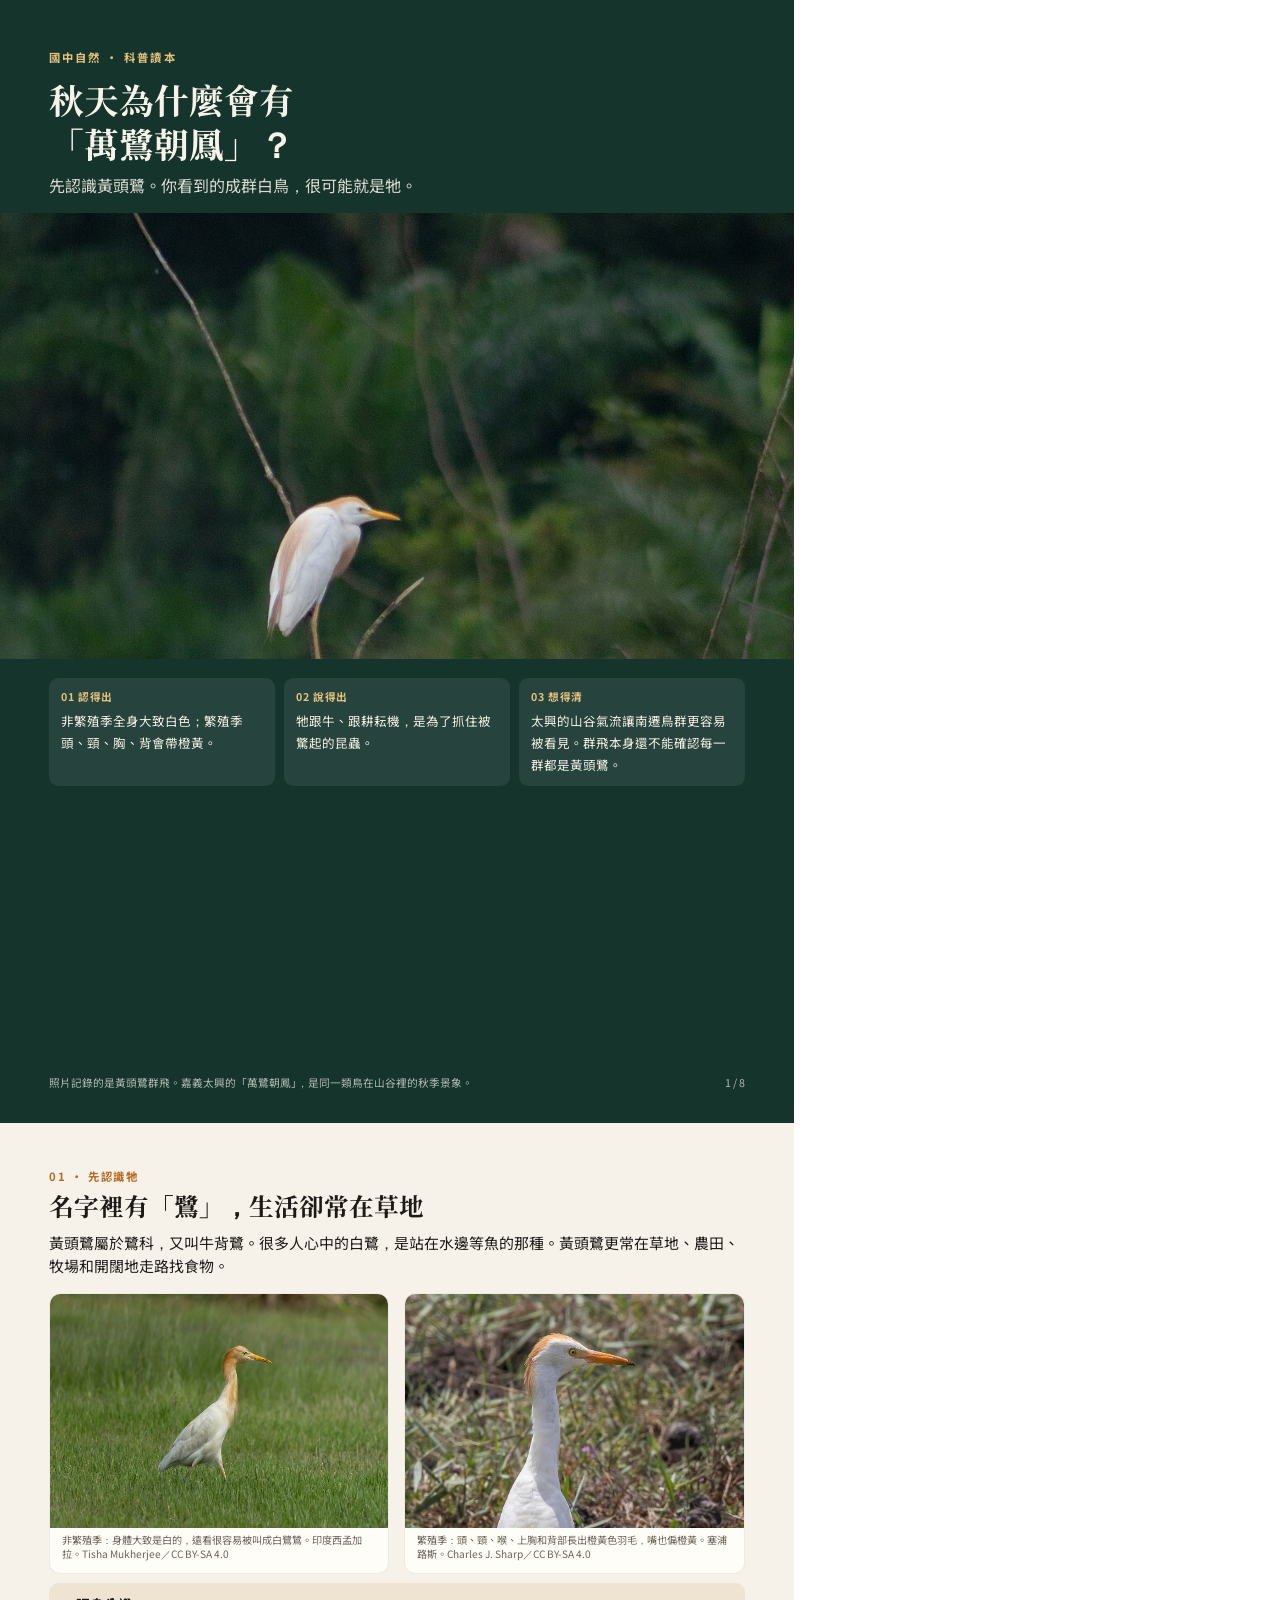
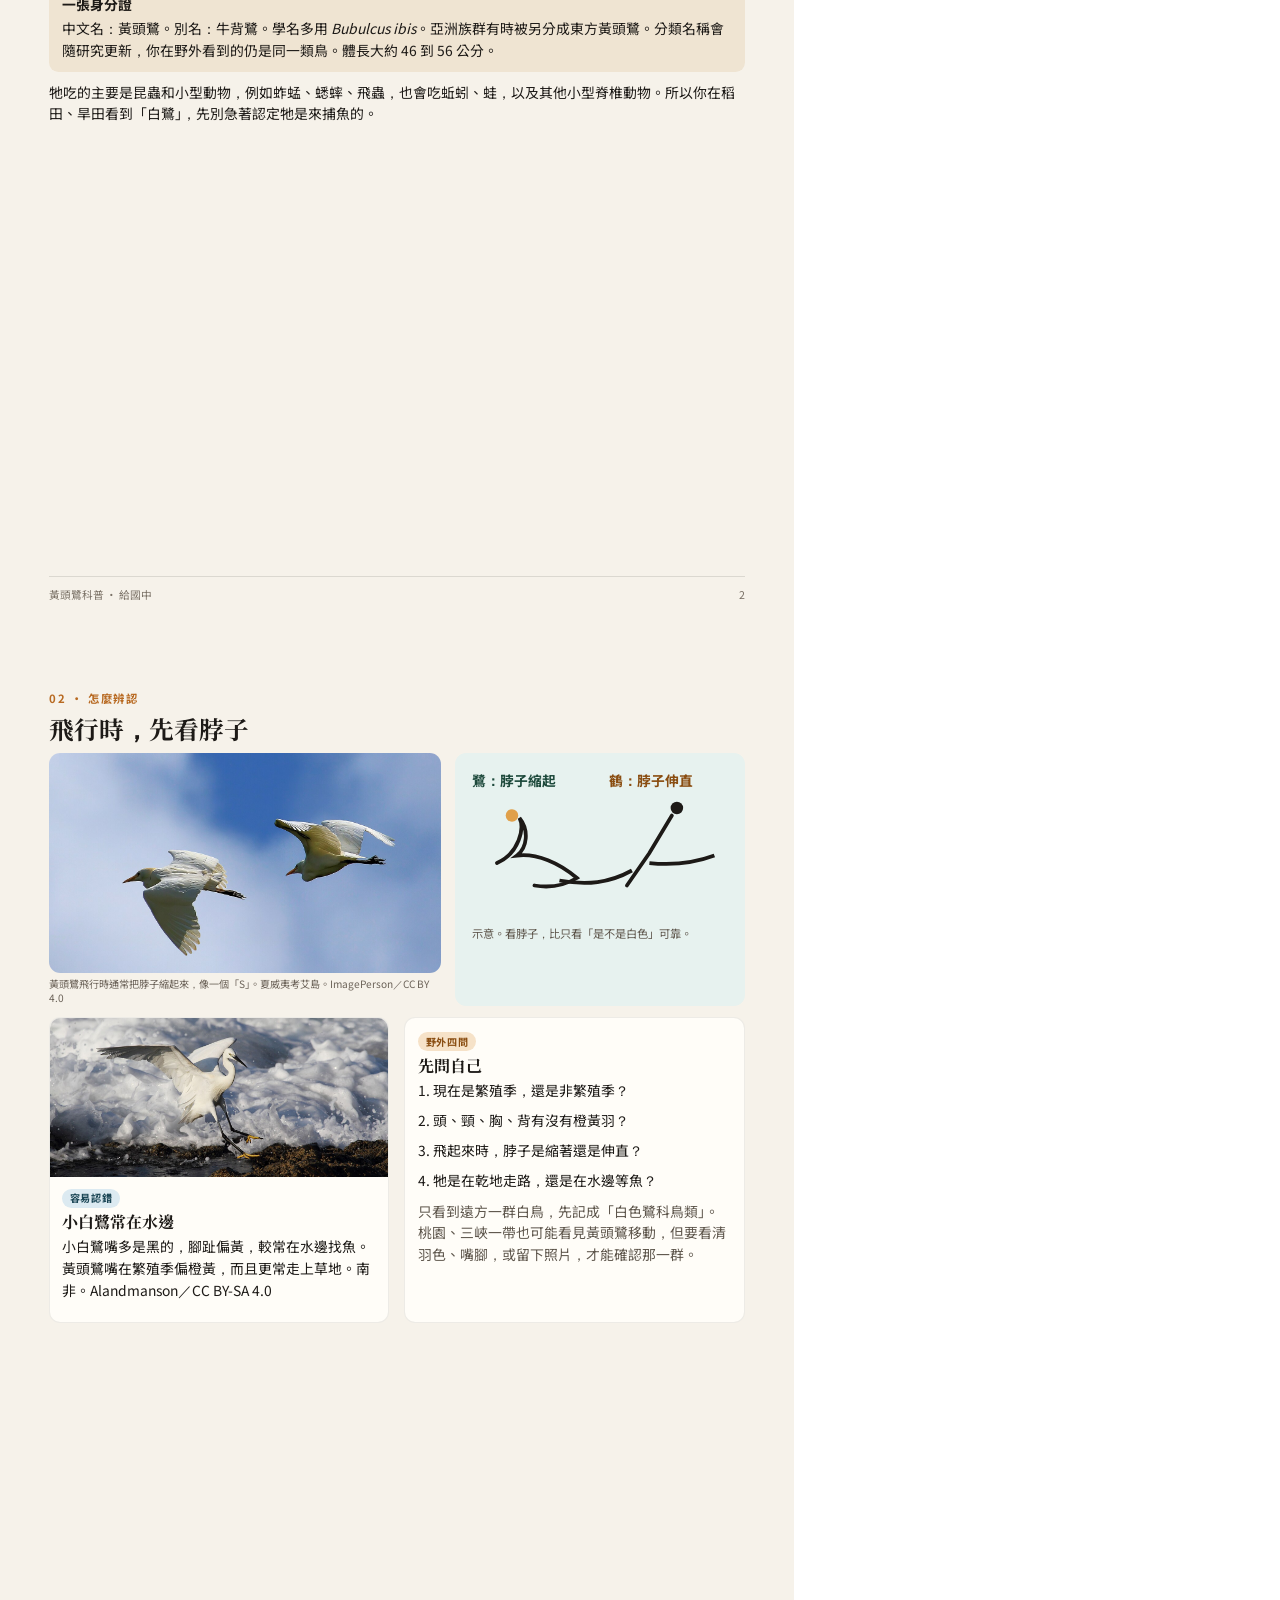
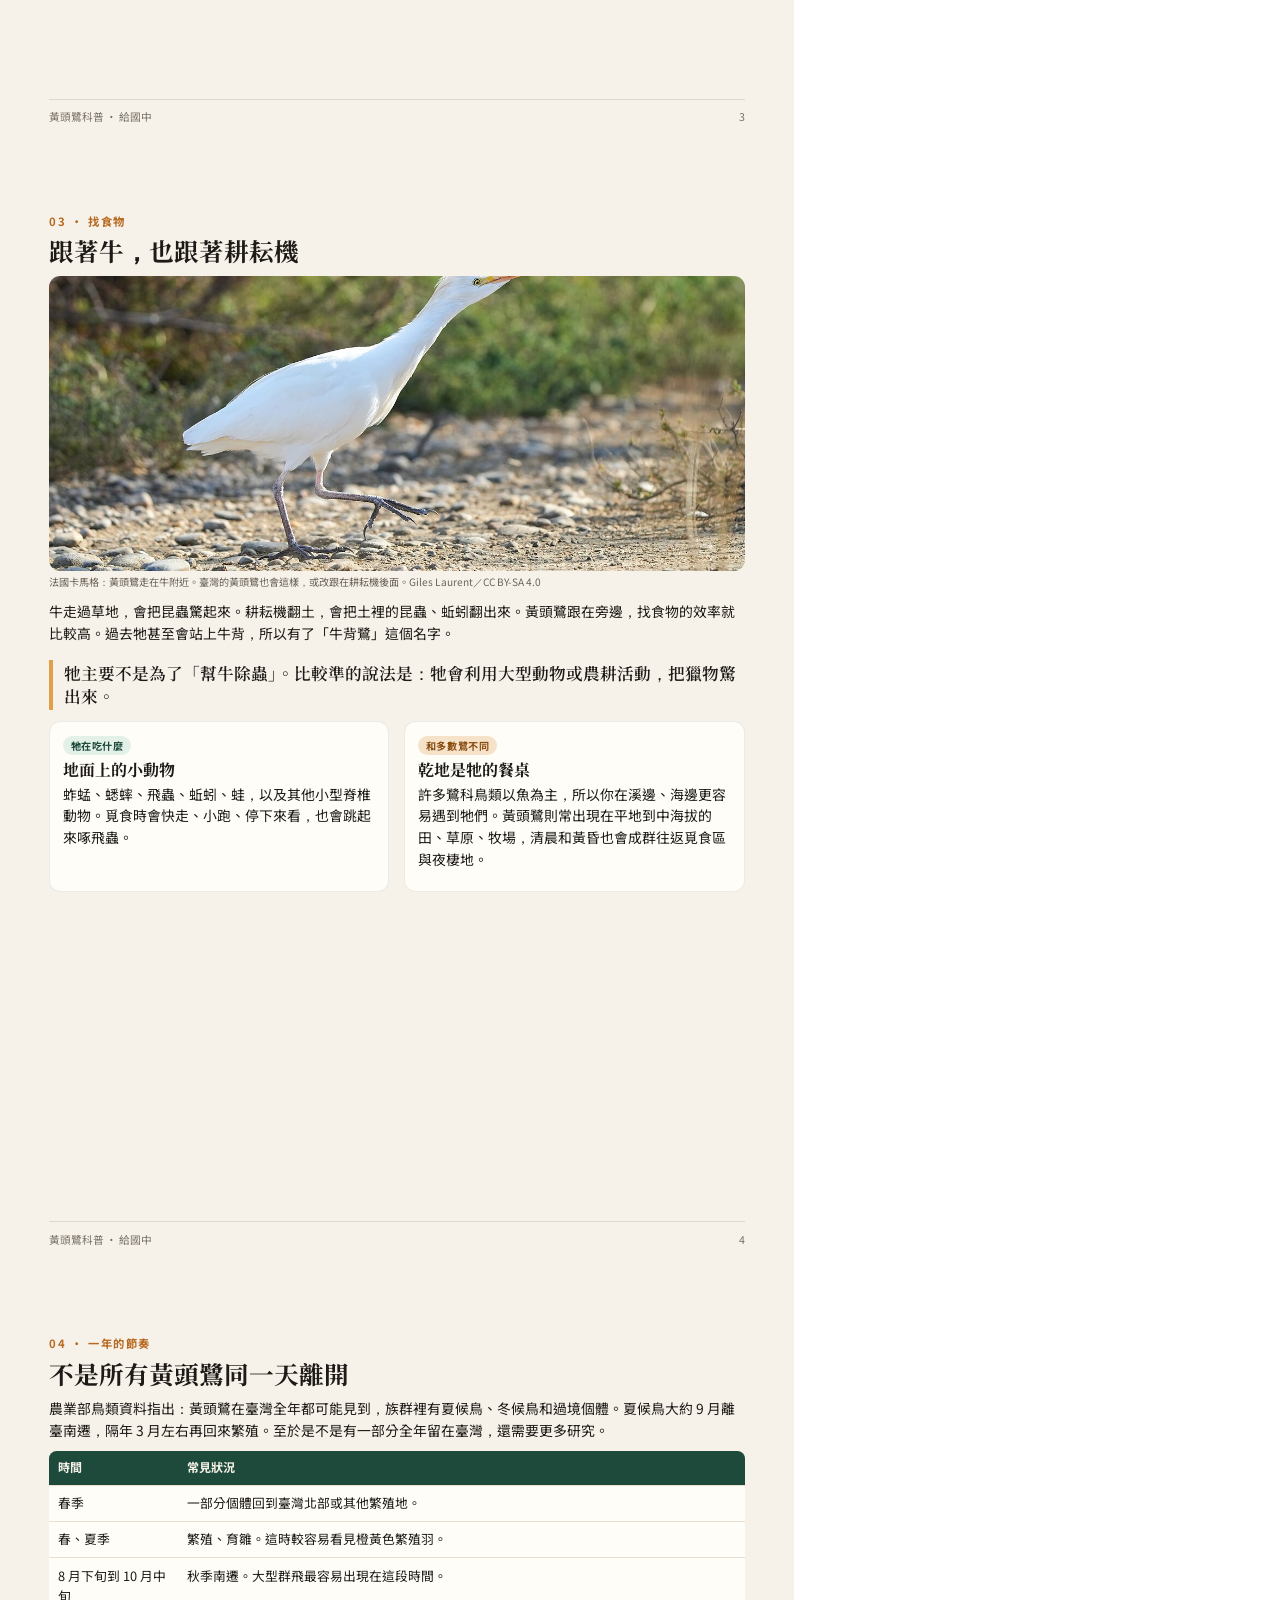
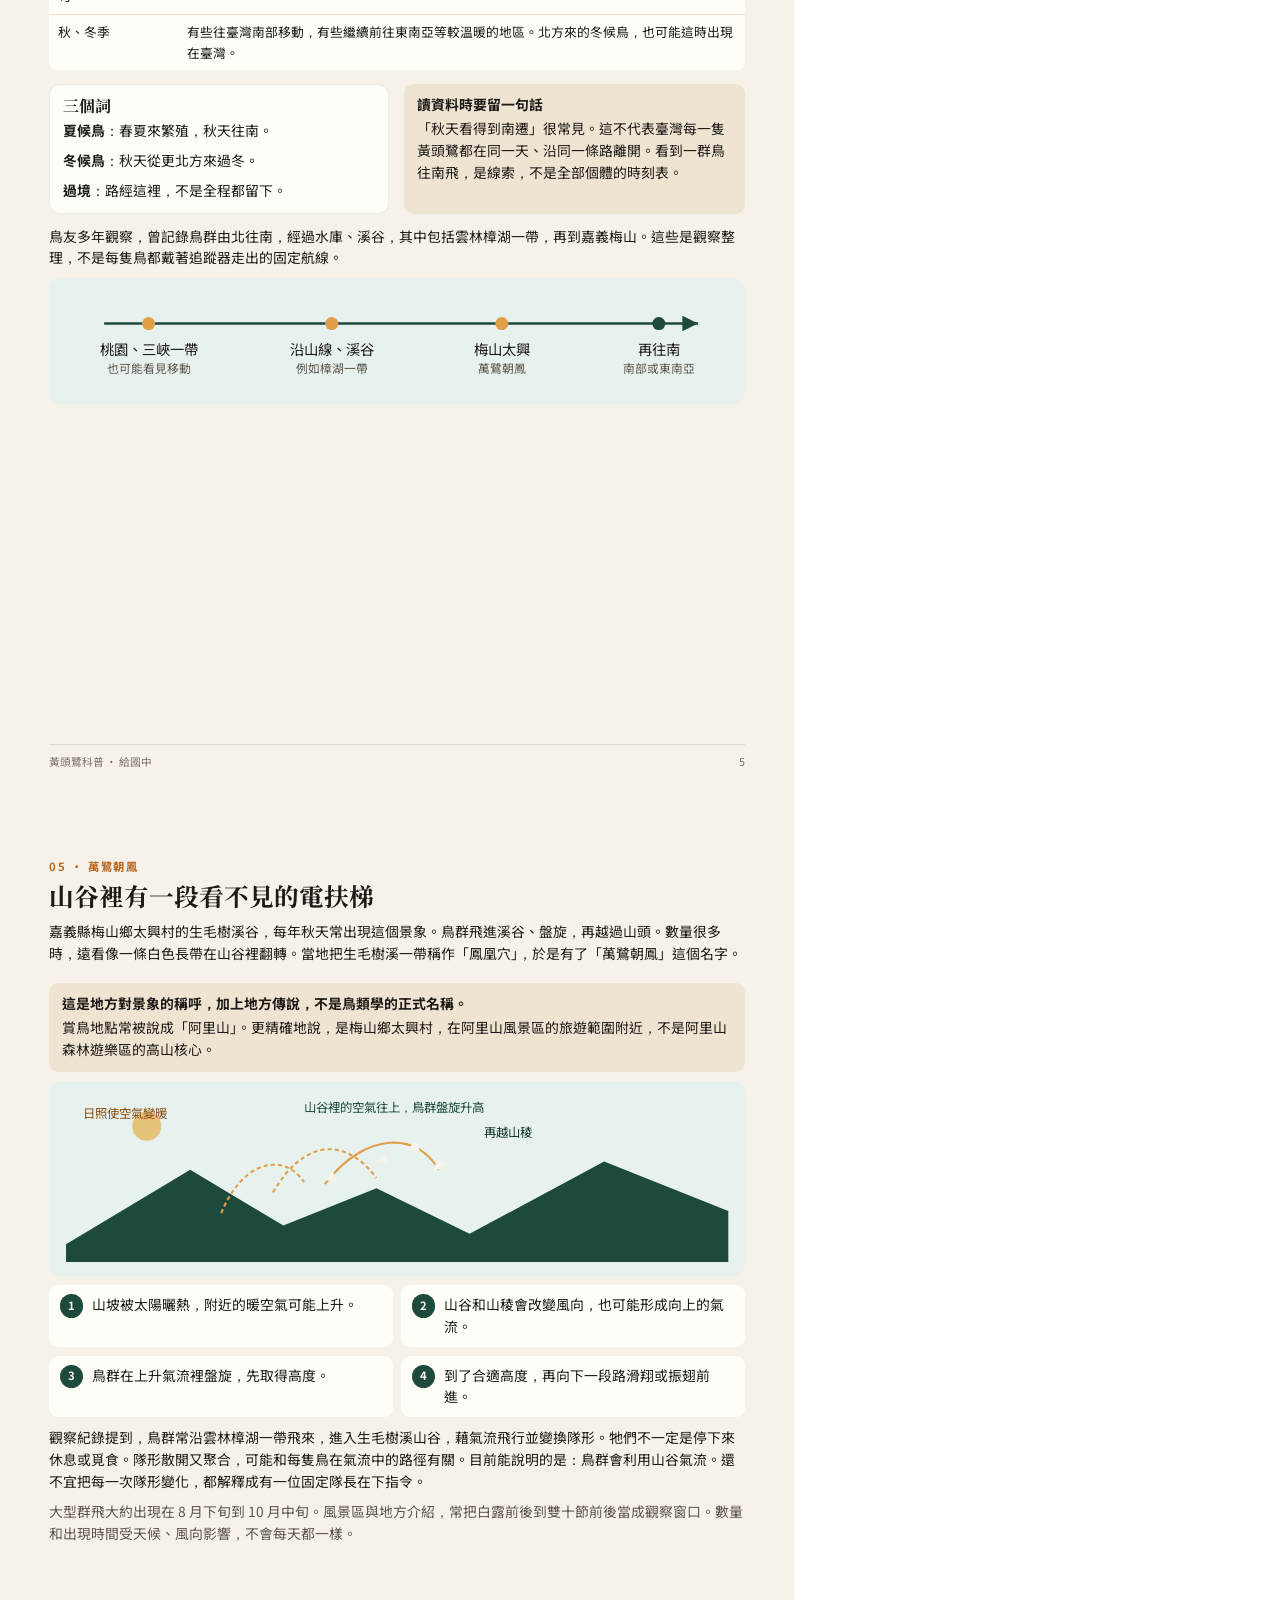
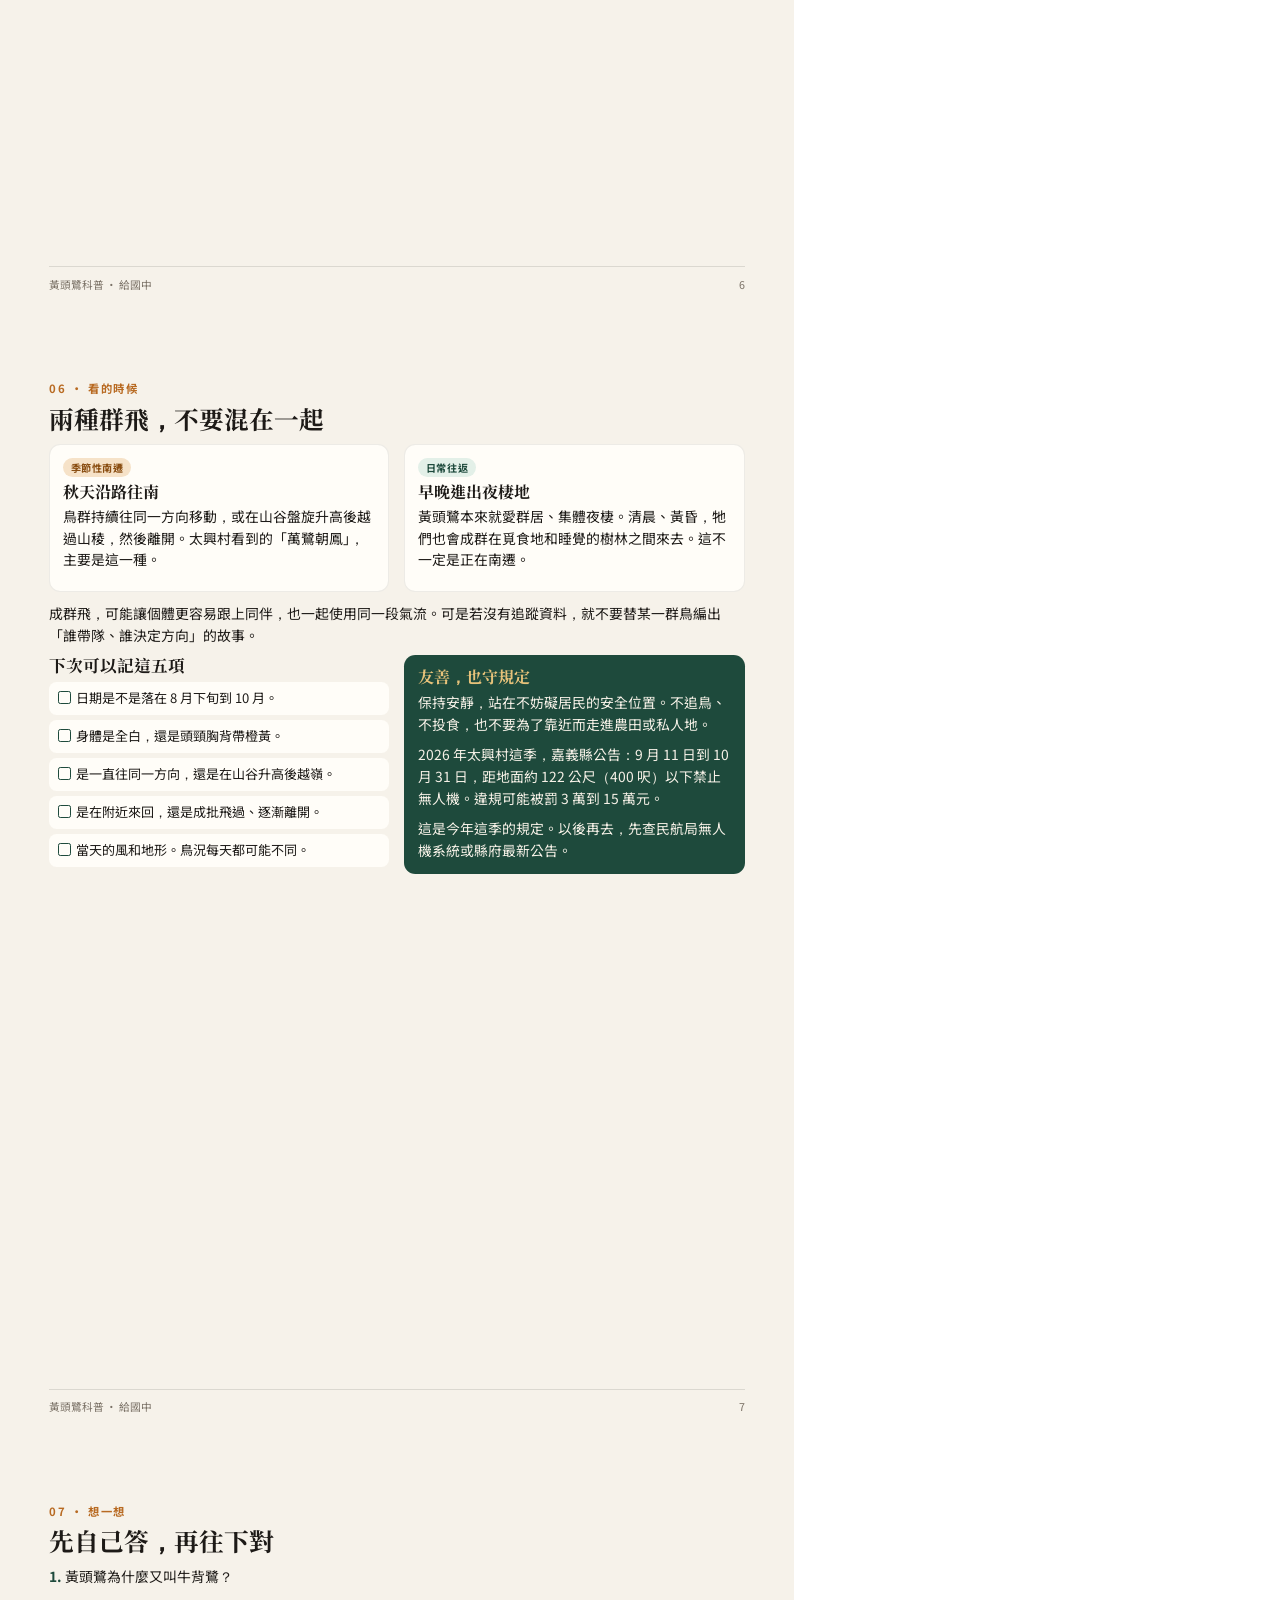
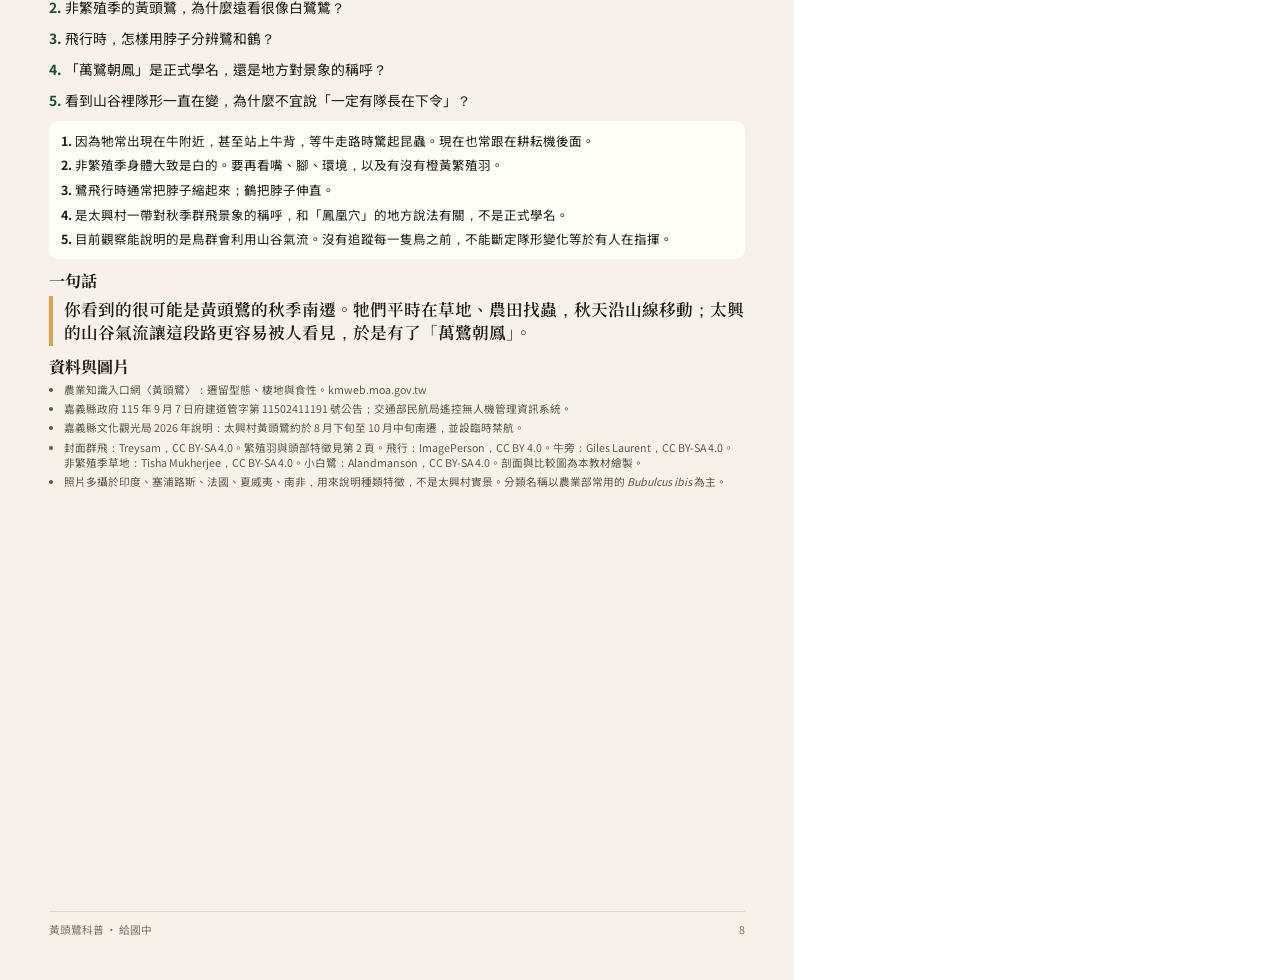
<file: egret-guide/booklet.html>
<!DOCTYPE html>
<html lang="zh-Hant">
<head>
<meta charset="utf-8">
<title>秋天為什麼會有「萬鷺朝鳳」？黃頭鷺科普</title>
<style>
  @font-face { font-family: "Sans"; src: url("fonts/sans-400.woff2") format("woff2"); font-weight: 400; font-display: block; }
  @font-face { font-family: "Sans"; src: url("fonts/sans-700.woff2") format("woff2"); font-weight: 700; font-display: block; }
  @font-face { font-family: "Serif"; src: url("fonts/serif-600.woff2") format("woff2"); font-weight: 600; font-display: block; }
  @font-face { font-family: "Serif"; src: url("fonts/serif-700.woff2") format("woff2"); font-weight: 700; font-display: block; }

  @page { size: A4; margin: 0; }
  * { box-sizing: border-box; margin: 0; padding: 0; }
  html, body { background: #fff; }
  body {
    font-family: "Sans", "Noto Sans TC", sans-serif;
    color: #1d1a17;
    font-size: 10.4pt;
    line-height: 1.58;
    -webkit-print-color-adjust: exact;
    print-color-adjust: exact;
  }
  .page {
    width: 210mm;
    height: 297mm;
    page-break-after: always;
    break-after: page;
    overflow: hidden;
    position: relative;
    padding: 12mm 13mm 11mm;
    display: flex;
    flex-direction: column;
    background: #f6f2ea;
  }
  .page:last-child { page-break-after: auto; }
  h1, h2, h3 { font-family: "Serif", serif; font-weight: 650; line-height: 1.25; }
  p { margin: 0 0 2.2mm; }
  .kicker {
    font-size: 8.5pt;
    letter-spacing: 0.14em;
    color: #b86a22;
    font-weight: 700;
    margin-bottom: 1.4mm;
  }
  h2 { font-size: 18.5pt; margin-bottom: 2.4mm; }
  .lead { font-size: 11.2pt; line-height: 1.55; }
  .muted { color: #5e564c; }
  .foot {
    margin-top: auto;
    padding-top: 2.5mm;
    display: flex;
    justify-content: space-between;
    font-size: 8pt;
    color: #7a7166;
    border-top: 0.3mm solid rgba(29,26,23,0.12);
  }
  img { display: block; width: 100%; object-fit: cover; }
  figcaption { font-size: 7.6pt; line-height: 1.4; color: #6b6258; margin-top: 1.2mm; }

  /* 封面 */
  .cover {
    background: #14342c;
    color: #f6f1e7;
    padding: 0;
  }
  .cover-inner { padding: 13mm 13mm 0; }
  .cover .eyebrow { letter-spacing: 0.18em; font-size: 8.5pt; color: #e7c27a; font-weight: 700; }
  .cover h1 { font-size: 26pt; margin: 3mm 0 2mm; color: #f7f3ea; }
  .cover .sub { font-size: 12pt; color: rgba(247,243,234,0.88); margin-bottom: 4mm; }
  .hero { height: 118mm; }
  .hero img { height: 118mm; object-position: center 28%; }
  .goals {
    display: grid;
    grid-template-columns: 1fr 1fr 1fr;
    gap: 2.5mm;
    padding: 5mm 13mm 0;
  }
  .goal {
    background: rgba(255,255,255,0.08);
    border-radius: 2.5mm;
    padding: 3mm 3.2mm 2.8mm;
    min-height: 28mm;
  }
  .goal b { display: block; color: #e7c27a; font-size: 8pt; letter-spacing: 0.08em; margin-bottom: 1mm; }
  .goal span { font-size: 9.4pt; line-height: 1.45; }
  .cover-foot {
    margin-top: auto;
    padding: 4mm 13mm 8mm;
    display: flex;
    justify-content: space-between;
    font-size: 8pt;
    color: rgba(247,243,234,0.7);
  }

  .grid2 { display: grid; grid-template-columns: 1fr 1fr; gap: 4mm; }
  .card {
    background: #fffdf8;
    border: 0.3mm solid rgba(29,26,23,0.08);
    border-radius: 3mm;
    overflow: hidden;
  }
  .card .txt { padding: 2.6mm 3.2mm 3mm; }
  .card h3 { font-size: 12pt; margin-bottom: 1mm; }
  .tag {
    display: inline-block;
    font-size: 7.6pt;
    font-weight: 700;
    letter-spacing: 0.06em;
    background: #f6e2c8;
    color: #8a4e12;
    border-radius: 99px;
    padding: 0.4mm 2mm;
    margin-bottom: 1.2mm;
  }
  .tag.green { background: #e3f0e8; color: #1e4a3c; }
  .tag.blue { background: #dceaf1; color: #1a4554; }

  .note {
    background: #efe4d2;
    border-radius: 2.5mm;
    padding: 2.8mm 3.4mm;
    margin: 2.5mm 0;
  }
  .note strong { display: block; margin-bottom: 0.6mm; }
  .call {
    border-left: 1.1mm solid #e0a04a;
    padding: 0.4mm 0 0.4mm 3mm;
    font-family: "Serif", serif;
    font-size: 12.5pt;
    line-height: 1.4;
    margin: 2mm 0 3mm;
  }

  table { width: 100%; border-collapse: collapse; background: #fffdf8; border-radius: 2mm; overflow: hidden; }
  th, td { text-align: left; vertical-align: top; padding: 2mm 2.4mm; border-bottom: 0.25mm solid #eadfce; font-size: 9.6pt; }
  th { background: #1e4a3c; color: #f6f1e7; font-weight: 700; font-size: 9pt; }
  tr:last-child td { border-bottom: 0; }

  .steps { display: grid; grid-template-columns: 1fr 1fr; gap: 2.2mm; }
  .step {
    background: #fffdf8;
    border-radius: 2.4mm;
    padding: 2.4mm 2.8mm;
    display: grid;
    grid-template-columns: 7mm 1fr;
    gap: 1.6mm;
  }
  .num {
    width: 6.2mm; height: 6.2mm; border-radius: 99px;
    background: #1e4a3c; color: #f6f1e7;
    font-size: 8.5pt; font-weight: 700;
    display: flex; align-items: center; justify-content: center;
  }
  .checks { list-style: none; }
  .checks li {
    background: #fffdf8;
    border-radius: 2mm;
    padding: 1.6mm 2.4mm 1.6mm 7mm;
    margin-bottom: 1.4mm;
    position: relative;
    font-size: 9.8pt;
  }
  .checks li::before {
    content: "";
    position: absolute;
    left: 2.4mm; top: 2.3mm;
    width: 2.8mm; height: 2.8mm;
    border: 0.4mm solid #1e4a3c;
    border-radius: 0.6mm;
  }
  .warn {
    background: #1e4a3c;
    color: #f6f1e7;
    border-radius: 3mm;
    padding: 3.2mm 3.6mm;
  }
  .warn h3 { color: #e7c27a; font-size: 12pt; margin-bottom: 1.2mm; }
  .q { margin-bottom: 2.4mm; }
  .q b { color: #1e4a3c; }
  .ans {
    background: #fffdf8;
    border-radius: 2.5mm;
    padding: 2.6mm 3.2mm;
    font-size: 9.4pt;
  }
  .ans p { margin-bottom: 1.3mm; }
  .src { font-size: 8pt; line-height: 1.45; color: #5c554c; }
  .src li { margin-left: 4mm; margin-bottom: 1mm; }
  .svgbox { background: #e7f2ef; border-radius: 3mm; padding: 2mm; }
  .compare {
    display: grid;
    grid-template-columns: 1.15fr 0.85fr;
    gap: 3.5mm;
    align-items: stretch;
  }
</style>
</head>
<body>

<!-- 1 封面 -->
<section class="page cover">
  <div class="cover-inner">
    <p class="eyebrow">國中自然 · 科普讀本</p>
    <h1>秋天為什麼會有<br>「萬鷺朝鳳」？</h1>
    <p class="sub">先認識黃頭鷺。你看到的成群白鳥，很可能就是牠。</p>
  </div>
  <div class="hero">
    <img src="images/flock.jpg" alt="一群黃頭鷺在水面上空飛行">
  </div>
  <div class="goals">
    <div class="goal"><b>01 認得出</b><span>非繁殖季全身大致白色；繁殖季頭、頸、胸、背會帶橙黃。</span></div>
    <div class="goal"><b>02 說得出</b><span>牠跟牛、跟耕耘機，是為了抓住被驚起的昆蟲。</span></div>
    <div class="goal"><b>03 想得清</b><span>太興的山谷氣流讓南遷鳥群更容易被看見。群飛本身還不能確認每一群都是黃頭鷺。</span></div>
  </div>
  <div class="cover-foot">
    <span>照片記錄的是黃頭鷺群飛。嘉義太興的「萬鷺朝鳳」，是同一類鳥在山谷裡的秋季景象。</span>
    <span>1 / 8</span>
  </div>
</section>

<!-- 2 認識 -->
<section class="page">
  <p class="kicker">01 · 先認識牠</p>
  <h2>名字裡有「鷺」，生活卻常在草地</h2>
  <p class="lead">黃頭鷺屬於鷺科，又叫牛背鷺。很多人心中的白鷺，是站在水邊等魚的那種。黃頭鷺更常在草地、農田、牧場和開闊地走路找食物。</p>
  <div class="grid2" style="margin-top:2mm">
    <figure class="card">
      <img src="images/grass.jpg" alt="非繁殖季、全身偏白的黃頭鷺站在草地" style="height:62mm; object-position:center 40%">
      <figcaption class="txt" style="padding-top:0">非繁殖季：身體大致是白的，遠看很容易被叫成白鷺鷥。印度西孟加拉。Tisha Mukherjee／CC BY-SA 4.0</figcaption>
    </figure>
    <figure class="card">
      <img src="images/breed.jpg" alt="繁殖季頭頸和背部帶橙黃色飾羽的黃頭鷺" style="height:62mm; object-position:center 20%">
      <figcaption class="txt" style="padding-top:0">繁殖季：頭、頸、喉、上胸和背部長出橙黃色羽毛，嘴也偏橙黃。塞浦路斯。Charles J. Sharp／CC BY-SA 4.0</figcaption>
    </figure>
  </div>
  <div class="note">
    <strong>一張身分證</strong>
    中文名：黃頭鷺。別名：牛背鷺。學名多用 <i>Bubulcus ibis</i>。亞洲族群有時被另分成東方黃頭鷺。分類名稱會隨研究更新，你在野外看到的仍是同一類鳥。體長大約 46 到 56 公分。
  </div>
  <p>牠吃的主要是昆蟲和小型動物，例如蚱蜢、蟋蟀、飛蟲，也會吃蚯蚓、蛙，以及其他小型脊椎動物。所以你在稻田、旱田看到「白鷺」，先別急著認定牠是來捕魚的。</p>
  <div class="foot"><span>黃頭鷺科普 · 給國中</span><span>2</span></div>
</section>

<!-- 3 辨認 -->
<section class="page">
  <p class="kicker">02 · 怎麼辨認</p>
  <h2>飛行時，先看脖子</h2>
  <div class="compare">
    <figure>
      <img src="images/flight.jpg" alt="黃頭鷺飛行，脖子縮起" style="height:58mm; border-radius:3mm; object-position:center 45%">
      <figcaption>黃頭鷺飛行時通常把脖子縮起來，像一個「S」。夏威夷考艾島。ImagePerson／CC BY 4.0</figcaption>
    </figure>
    <div class="svgbox">
      <svg viewBox="0 0 220 150" width="100%" height="52mm" role="img" aria-label="鷺縮頸與鶴伸頸的比較">
        <text x="8" y="16" font-size="11" font-family="Sans" fill="#1e4a3c" font-weight="700">鷺：脖子縮起</text>
        <path d="M28 78c18-8 22-28 18-36 8 10 6 24-2 30 16-2 34 6 48 18-10 6-22 8-34 6" fill="none" stroke="#1d1a17" stroke-width="3" stroke-linecap="round"/>
        <path d="M78 92c22 4 40 2 58-8" fill="none" stroke="#1d1a17" stroke-width="3"/>
        <circle cx="40" cy="40" r="5" fill="#e0a04a"/>
        <text x="118" y="16" font-size="11" font-family="Sans" fill="#8a4e12" font-weight="700">鶴：脖子伸直</text>
        <path d="M132 96 L150 70 L168 40" fill="none" stroke="#1d1a17" stroke-width="3" stroke-linecap="round"/>
        <circle cx="172" cy="34" r="5" fill="#1d1a17"/>
        <path d="M150 78c20 2 36 0 52-6" fill="none" stroke="#1d1a17" stroke-width="3"/>
        <text x="8" y="138" font-size="9" font-family="Sans" fill="#5e564c">示意。看脖子，比只看「是不是白色」可靠。</text>
      </svg>
    </div>
  </div>
  <div class="grid2" style="margin-top:3mm">
    <div class="card">
      <img src="images/little.jpg" alt="小白鷺在岸邊水潭活動" style="height:42mm; object-position:center 40%">
      <div class="txt">
        <span class="tag blue">容易認錯</span>
        <h3>小白鷺常在水邊</h3>
        <p>小白鷺嘴多是黑的，腳趾偏黃，較常在水邊找魚。黃頭鷺嘴在繁殖季偏橙黃，而且更常走上草地。南非。Alandmanson／CC BY-SA 4.0</p>
      </div>
    </div>
    <div class="card" style="padding:3.2mm 3.4mm">
      <span class="tag">野外四問</span>
      <h3>先問自己</h3>
      <p>1. 現在是繁殖季，還是非繁殖季？</p>
      <p>2. 頭、頸、胸、背有沒有橙黃羽？</p>
      <p>3. 飛起來時，脖子是縮著還是伸直？</p>
      <p>4. 牠是在乾地走路，還是在水邊等魚？</p>
      <p class="muted" style="margin:0">只看到遠方一群白鳥，先記成「白色鷺科鳥類」。桃園、三峽一帶也可能看見黃頭鷺移動，但要看清羽色、嘴腳，或留下照片，才能確認那一群。</p>
    </div>
  </div>
  <div class="foot"><span>黃頭鷺科普 · 給國中</span><span>3</span></div>
</section>

<!-- 4 覓食 -->
<section class="page">
  <p class="kicker">03 · 找食物</p>
  <h2>跟著牛，也跟著耕耘機</h2>
  <figure>
    <img src="images/cattle.jpg" alt="黃頭鷺走在牛群附近的草地" style="height:78mm; border-radius:3mm; object-position:center 60%">
    <figcaption>法國卡馬格：黃頭鷺走在牛附近。臺灣的黃頭鷺也會這樣，或改跟在耕耘機後面。Giles Laurent／CC BY-SA 4.0</figcaption>
  </figure>
  <p style="margin-top:3mm">牛走過草地，會把昆蟲驚起來。耕耘機翻土，會把土裡的昆蟲、蚯蚓翻出來。黃頭鷺跟在旁邊，找食物的效率就比較高。過去牠甚至會站上牛背，所以有了「牛背鷺」這個名字。</p>
  <div class="call">牠主要不是為了「幫牛除蟲」。比較準的說法是：牠會利用大型動物或農耕活動，把獵物驚出來。</div>
  <div class="grid2">
    <div class="card" style="padding:3mm 3.4mm">
      <span class="tag green">牠在吃什麼</span>
      <h3>地面上的小動物</h3>
      <p>蚱蜢、蟋蟀、飛蟲、蚯蚓、蛙，以及其他小型脊椎動物。覓食時會快走、小跑、停下來看，也會跳起來啄飛蟲。</p>
    </div>
    <div class="card" style="padding:3mm 3.4mm">
      <span class="tag">和多數鷺不同</span>
      <h3>乾地是牠的餐桌</h3>
      <p>許多鷺科鳥類以魚為主，所以你在溪邊、海邊更容易遇到牠們。黃頭鷺則常出現在平地到中海拔的田、草原、牧場，清晨和黃昏也會成群往返覓食區與夜棲地。</p>
    </div>
  </div>
  <div class="foot"><span>黃頭鷺科普 · 給國中</span><span>4</span></div>
</section>

<!-- 5 一年 -->
<section class="page">
  <p class="kicker">04 · 一年的節奏</p>
  <h2>不是所有黃頭鷺同一天離開</h2>
  <p>農業部鳥類資料指出：黃頭鷺在臺灣全年都可能見到，族群裡有夏候鳥、冬候鳥和過境個體。夏候鳥大約 9 月離臺南遷，隔年 3 月左右再回來繁殖。至於是不是有一部分全年留在臺灣，還需要更多研究。</p>
  <table>
    <thead><tr><th style="width:34mm">時間</th><th>常見狀況</th></tr></thead>
    <tbody>
      <tr><td>春季</td><td>一部分個體回到臺灣北部或其他繁殖地。</td></tr>
      <tr><td>春、夏季</td><td>繁殖、育雛。這時較容易看見橙黃色繁殖羽。</td></tr>
      <tr><td>8 月下旬到 10 月中旬</td><td>秋季南遷。大型群飛最容易出現在這段時間。</td></tr>
      <tr><td>秋、冬季</td><td>有些往臺灣南部移動，有些繼續前往東南亞等較溫暖的地區。北方來的冬候鳥，也可能這時出現在臺灣。</td></tr>
    </tbody>
  </table>
  <div class="grid2" style="margin-top:3.5mm">
    <div class="card" style="padding:3mm 3.4mm">
      <h3>三個詞</h3>
      <p><b>夏候鳥</b>：春夏來繁殖，秋天往南。</p>
      <p><b>冬候鳥</b>：秋天從更北方來過冬。</p>
      <p style="margin:0"><b>過境</b>：路經這裡，不是全程都留下。</p>
    </div>
    <div class="note" style="margin:0">
      <strong>讀資料時要留一句話</strong>
      「秋天看得到南遷」很常見。這不代表臺灣每一隻黃頭鷺都在同一天、沿同一條路離開。看到一群鳥往南飛，是線索，不是全部個體的時刻表。
    </div>
  </div>
  <p style="margin-top:3mm">鳥友多年觀察，曾記錄鳥群由北往南，經過水庫、溪谷，其中包括雲林樟湖一帶，再到嘉義梅山。這些是觀察整理，不是每隻鳥都戴著追蹤器走出的固定航線。</p>
  <div class="svgbox">
    <svg viewBox="0 0 520 78" width="100%" height="28mm" role="img" aria-label="由北往南的大致移動方向">
      <line x1="36" y1="28" x2="490" y2="28" stroke="#1e4a3c" stroke-width="2"/>
      <polygon points="490,28 478,22 478,34" fill="#1e4a3c"/>
      <circle cx="70" cy="28" r="5" fill="#e0a04a"/>
      <circle cx="210" cy="28" r="5" fill="#e0a04a"/>
      <circle cx="340" cy="28" r="5" fill="#e0a04a"/>
      <circle cx="460" cy="28" r="5" fill="#1e4a3c"/>
      <text x="70" y="52" text-anchor="middle" font-size="11" font-family="Sans" fill="#1d1a17">桃園、三峽一帶</text>
      <text x="70" y="66" text-anchor="middle" font-size="9" font-family="Sans" fill="#5e564c">也可能看見移動</text>
      <text x="210" y="52" text-anchor="middle" font-size="11" font-family="Sans" fill="#1d1a17">沿山線、溪谷</text>
      <text x="210" y="66" text-anchor="middle" font-size="9" font-family="Sans" fill="#5e564c">例如樟湖一帶</text>
      <text x="340" y="52" text-anchor="middle" font-size="11" font-family="Sans" fill="#1d1a17">梅山太興</text>
      <text x="340" y="66" text-anchor="middle" font-size="9" font-family="Sans" fill="#5e564c">萬鷺朝鳳</text>
      <text x="460" y="52" text-anchor="middle" font-size="11" font-family="Sans" fill="#1d1a17">再往南</text>
      <text x="460" y="66" text-anchor="middle" font-size="9" font-family="Sans" fill="#5e564c">南部或東南亞</text>
    </svg>
  </div>
  <div class="foot"><span>黃頭鷺科普 · 給國中</span><span>5</span></div>
</section>

<!-- 6 萬鷺朝鳳 -->
<section class="page">
  <p class="kicker">05 · 萬鷺朝鳳</p>
  <h2>山谷裡有一段看不見的電扶梯</h2>
  <p>嘉義縣梅山鄉太興村的生毛樹溪谷，每年秋天常出現這個景象。鳥群飛進溪谷、盤旋，再越過山頭。數量很多時，遠看像一條白色長帶在山谷裡翻轉。當地把生毛樹溪一帶稱作「鳳凰穴」，於是有了「萬鷺朝鳳」這個名字。</p>
  <div class="note"><strong>這是地方對景象的稱呼，加上地方傳說，不是鳥類學的正式名稱。</strong>賞鳥地點常被說成「阿里山」。更精確地說，是梅山鄉太興村，在阿里山風景區的旅遊範圍附近，不是阿里山森林遊樂區的高山核心。</div>
  <div class="svgbox" style="margin-bottom:2.5mm">
    <svg viewBox="0 0 640 168" width="100%" height="46mm" role="img" aria-label="鳥群利用山谷上升氣流盤旋後越過山稜">
      <rect width="640" height="168" fill="#e7f2ef"/>
      <circle cx="78" cy="36" r="14" fill="#e7c27a"/>
      <path d="M0 150 L120 78 L210 132 L300 96 L390 140 L520 70 L640 118 L640 168 L0 168 Z" fill="#1e4a3c"/>
      <path d="M150 120 C170 70 210 60 230 90" fill="none" stroke="#e0a04a" stroke-width="2" stroke-dasharray="4 3"/>
      <path d="M200 100 C230 48 270 46 300 86" fill="none" stroke="#e0a04a" stroke-width="2" stroke-dasharray="4 3"/>
      <path d="M250 92 C290 40 340 42 360 78" fill="none" stroke="#e0a04a" stroke-width="2"/>
      <polygon points="368,74 354,80 360,66" fill="#f7f3ea"/>
      <polygon points="250,88 258,80 262,90" fill="#f7f3ea"/>
      <polygon points="300,70 308,62 312,72" fill="#f7f3ea"/>
      <polygon points="330,58 338,50 342,60" fill="#f7f3ea"/>
      <text x="16" y="28" font-size="12" font-family="Sans" fill="#8a4e12">日照使空氣變暖</text>
      <text x="230" y="22" font-size="12" font-family="Sans" fill="#1e4a3c">山谷裡的空氣往上，鳥群盤旋升高</text>
      <text x="404" y="46" font-size="12" font-family="Sans" fill="#14342c">再越山稜</text>
    </svg>
  </div>
  <div class="steps">
    <div class="step"><div class="num">1</div><div>山坡被太陽曬熱，附近的暖空氣可能上升。</div></div>
    <div class="step"><div class="num">2</div><div>山谷和山稜會改變風向，也可能形成向上的氣流。</div></div>
    <div class="step"><div class="num">3</div><div>鳥群在上升氣流裡盤旋，先取得高度。</div></div>
    <div class="step"><div class="num">4</div><div>到了合適高度，再向下一段路滑翔或振翅前進。</div></div>
  </div>
  <p style="margin-top:2.6mm">觀察紀錄提到，鳥群常沿雲林樟湖一帶飛來，進入生毛樹溪山谷，藉氣流飛行並變換隊形。牠們不一定是停下來休息或覓食。隊形散開又聚合，可能和每隻鳥在氣流中的路徑有關。目前能說明的是：鳥群會利用山谷氣流。還不宜把每一次隊形變化，都解釋成有一位固定隊長在下指令。</p>
  <p class="muted">大型群飛大約出現在 8 月下旬到 10 月中旬。風景區與地方介紹，常把白露前後到雙十節前後當成觀察窗口。數量和出現時間受天候、風向影響，不會每天都一樣。</p>
  <div class="foot"><span>黃頭鷺科普 · 給國中</span><span>6</span></div>
</section>

<!-- 7 觀察 -->
<section class="page">
  <p class="kicker">06 · 看的時候</p>
  <h2>兩種群飛，不要混在一起</h2>
  <div class="grid2">
    <div class="card" style="padding:3mm 3.4mm">
      <span class="tag">季節性南遷</span>
      <h3>秋天沿路往南</h3>
      <p>鳥群持續往同一方向移動，或在山谷盤旋升高後越過山稜，然後離開。太興村看到的「萬鷺朝鳳」，主要是這一種。</p>
    </div>
    <div class="card" style="padding:3mm 3.4mm">
      <span class="tag green">日常往返</span>
      <h3>早晚進出夜棲地</h3>
      <p>黃頭鷺本來就愛群居、集體夜棲。清晨、黃昏，牠們也會成群在覓食地和睡覺的樹林之間來去。這不一定是正在南遷。</p>
    </div>
  </div>
  <p style="margin-top:3mm">成群飛，可能讓個體更容易跟上同伴，也一起使用同一段氣流。可是若沒有追蹤資料，就不要替某一群鳥編出「誰帶隊、誰決定方向」的故事。</p>
  <div class="grid2">
    <div>
      <h3 style="font-size:12.5pt; margin-bottom:1.6mm">下次可以記這五項</h3>
      <ul class="checks">
        <li>日期是不是落在 8 月下旬到 10 月。</li>
        <li>身體是全白，還是頭頸胸背帶橙黃。</li>
        <li>是一直往同一方向，還是在山谷升高後越嶺。</li>
        <li>是在附近來回，還是成批飛過、逐漸離開。</li>
        <li>當天的風和地形。鳥況每天都可能不同。</li>
      </ul>
    </div>
    <div class="warn">
      <h3>友善，也守規定</h3>
      <p>保持安靜，站在不妨礙居民的安全位置。不追鳥、不投食，也不要為了靠近而走進農田或私人地。</p>
      <p>2026 年太興村這季，嘉義縣公告：9 月 11 日到 10 月 31 日，距地面約 122 公尺（400 呎）以下禁止無人機。違規可能被罰 3 萬到 15 萬元。</p>
      <p style="margin:0">這是今年這季的規定。以後再去，先查民航局無人機系統或縣府最新公告。</p>
    </div>
  </div>
  <div class="foot"><span>黃頭鷺科普 · 給國中</span><span>7</span></div>
</section>

<!-- 8 檢核 -->
<section class="page">
  <p class="kicker">07 · 想一想</p>
  <h2>先自己答，再往下對</h2>
  <div class="q"><b>1.</b> 黃頭鷺為什麼又叫牛背鷺？</div>
  <div class="q"><b>2.</b> 非繁殖季的黃頭鷺，為什麼遠看很像白鷺鷥？</div>
  <div class="q"><b>3.</b> 飛行時，怎樣用脖子分辨鷺和鶴？</div>
  <div class="q"><b>4.</b> 「萬鷺朝鳳」是正式學名，還是地方對景象的稱呼？</div>
  <div class="q"><b>5.</b> 看到山谷裡隊形一直在變，為什麼不宜說「一定有隊長在下令」？</div>
  <div class="ans">
    <p><b>1.</b> 因為牠常出現在牛附近，甚至站上牛背，等牛走路時驚起昆蟲。現在也常跟在耕耘機後面。</p>
    <p><b>2.</b> 非繁殖季身體大致是白的。要再看嘴、腳、環境，以及有沒有橙黃繁殖羽。</p>
    <p><b>3.</b> 鷺飛行時通常把脖子縮起來；鶴把脖子伸直。</p>
    <p><b>4.</b> 是太興村一帶對秋季群飛景象的稱呼，和「鳳凰穴」的地方說法有關，不是正式學名。</p>
    <p style="margin:0"><b>5.</b> 目前觀察能說明的是鳥群會利用山谷氣流。沒有追蹤每一隻鳥之前，不能斷定隊形變化等於有人在指揮。</p>
  </div>
  <h3 style="font-size:12pt; margin:3.2mm 0 1.4mm">一句話</h3>
  <p class="call" style="margin-top:0">你看到的很可能是黃頭鷺的秋季南遷。牠們平時在草地、農田找蟲，秋天沿山線移動；太興的山谷氣流讓這段路更容易被人看見，於是有了「萬鷺朝鳳」。</p>
  <h3 style="font-size:12pt; margin-bottom:1.2mm">資料與圖片</h3>
  <ul class="src">
    <li>農業知識入口網〈黃頭鷺〉：遷留型態、棲地與食性。kmweb.moa.gov.tw</li>
    <li>嘉義縣政府 115 年 9 月 7 日府建道管字第 11502411191 號公告；交通部民航局遙控無人機管理資訊系統。</li>
    <li>嘉義縣文化觀光局 2026 年說明：太興村黃頭鷺約於 8 月下旬至 10 月中旬南遷，並設臨時禁航。</li>
    <li>封面群飛：Treysam，CC BY-SA 4.0。繁殖羽與頭部特徵見第 2 頁。飛行：ImagePerson，CC BY 4.0。牛旁：Giles Laurent，CC BY-SA 4.0。非繁殖季草地：Tisha Mukherjee，CC BY-SA 4.0。小白鷺：Alandmanson，CC BY-SA 4.0。剖面與比較圖為本教材繪製。</li>
    <li>照片多攝於印度、塞浦路斯、法國、夏威夷、南非，用來說明種類特徵，不是太興村實景。分類名稱以農業部常用的 <i>Bubulcus ibis</i> 為主。</li>
  </ul>
  <div class="foot"><span>黃頭鷺科普 · 給國中</span><span>8</span></div>
</section>

</body>
</html>
</file>
<file: assets/css/style.css>
/* ========================================
   編班查詢系統 — Apple 風格樣式
   設計方向：簡潔留白、柔和層次、系統感字體
   ======================================== */

:root {
  /* Apple 色彩系統 */
  --apple-blue: #0071e3;
  --apple-blue-hover: #0077ed;
  --apple-blue-pressed: #006edb;
  --apple-gray-1: #f5f5f7;
  --apple-gray-2: #e8e8ed;
  --apple-gray-3: #d2d2d7;
  --apple-gray-4: #86868b;
  --apple-gray-5: #6e6e73;
  --apple-gray-6: #1d1d1f;
  --apple-red: #ff3b30;
  --apple-green: #34c759;
  --surface: rgba(255, 255, 255, 0.72);
  --surface-solid: #ffffff;
  --shadow-soft: 0 4px 24px rgba(0, 0, 0, 0.06), 0 1px 2px rgba(0, 0, 0, 0.04);
  --shadow-elevated: 0 20px 60px rgba(0, 0, 0, 0.12), 0 8px 20px rgba(0, 0, 0, 0.06);
  --radius-lg: 28px;
  --radius-md: 16px;
  --radius-sm: 12px;
  --font-display: "SF Pro Display", "PingFang TC", "Noto Sans TC", -apple-system, BlinkMacSystemFont, "Helvetica Neue", sans-serif;
  --font-text: "SF Pro Text", "PingFang TC", "Noto Sans TC", -apple-system, BlinkMacSystemFont, "Helvetica Neue", sans-serif;
  --ease-out: cubic-bezier(0.22, 1, 0.36, 1);
  --ease-spring: cubic-bezier(0.34, 1.56, 0.64, 1);
}

*,
*::before,
*::after {
  box-sizing: border-box;
  margin: 0;
  padding: 0;
}

html {
  font-size: 16px;
  -webkit-font-smoothing: antialiased;
  -moz-osx-font-smoothing: grayscale;
}

body {
  min-height: 100dvh;
  font-family: var(--font-text);
  color: var(--apple-gray-6);
  background: var(--apple-gray-1);
  overflow-x: hidden;
}

/* ---------- 動態背景氛圍 ---------- */
.ambient {
  position: fixed;
  inset: 0;
  z-index: 0;
  pointer-events: none;
  overflow: hidden;
  background:
    radial-gradient(ellipse 80% 60% at 20% 10%, rgba(0, 113, 227, 0.12), transparent 55%),
    radial-gradient(ellipse 70% 50% at 85% 20%, rgba(90, 200, 250, 0.18), transparent 50%),
    radial-gradient(ellipse 60% 45% at 50% 90%, rgba(52, 199, 89, 0.08), transparent 45%),
    linear-gradient(180deg, #fbfbfd 0%, #f0f1f5 100%);
}

.ambient__orb {
  position: absolute;
  border-radius: 50%;
  filter: blur(80px);
  opacity: 0.55;
  animation: floatOrb 18s var(--ease-out) infinite alternate;
}

.ambient__orb--1 {
  width: 420px;
  height: 420px;
  top: -120px;
  left: -80px;
  background: #a8d4ff;
  animation-delay: 0s;
}

.ambient__orb--2 {
  width: 360px;
  height: 360px;
  top: 20%;
  right: -100px;
  background: #c9e8ff;
  animation-delay: -6s;
}

.ambient__orb--3 {
  width: 300px;
  height: 300px;
  bottom: -60px;
  left: 30%;
  background: #dde7ff;
  animation-delay: -12s;
}

@keyframes floatOrb {
  from { transform: translate(0, 0) scale(1); }
  to { transform: translate(40px, 30px) scale(1.08); }
}

/* ---------- 主舞台 ---------- */
.app {
  position: relative;
  z-index: 1;
  min-height: 100dvh;
  display: flex;
  flex-direction: column;
  align-items: center;
  justify-content: center;
  padding: 32px 20px 48px;
}

/* ---------- 品牌標誌（登入畫面英雄級訊號） ---------- */
.brand {
  text-align: center;
  margin-bottom: 36px;
  animation: fadeRise 0.9s var(--ease-out) both;
}

.brand__mark {
  width: 64px;
  height: 64px;
  margin: 0 auto 18px;
  border-radius: 16px;
  background: linear-gradient(145deg, #1d1d1f 0%, #3a3a3c 100%);
  display: grid;
  place-items: center;
  box-shadow: var(--shadow-soft);
  color: #fff;
}

.brand__mark svg {
  width: 30px;
  height: 30px;
}

.brand__name {
  font-family: var(--font-display);
  font-size: clamp(2rem, 5vw, 2.75rem);
  font-weight: 700;
  letter-spacing: -0.04em;
  line-height: 1.1;
  color: var(--apple-gray-6);
}

.brand__tagline {
  margin-top: 10px;
  font-size: 1.0625rem;
  color: var(--apple-gray-5);
  letter-spacing: -0.01em;
}

/* ---------- 玻璃面板 ---------- */
.panel {
  width: 100%;
  max-width: 420px;
  background: var(--surface);
  backdrop-filter: saturate(180%) blur(28px);
  -webkit-backdrop-filter: saturate(180%) blur(28px);
  border: 1px solid rgba(255, 255, 255, 0.65);
  border-radius: var(--radius-lg);
  box-shadow: var(--shadow-elevated);
  padding: 36px 32px 32px;
  animation: fadeRise 0.9s var(--ease-out) 0.12s both;
}

.panel--result {
  max-width: 480px;
  padding: 0;
  overflow: hidden;
}

/* ---------- 表單 ---------- */
.form-group {
  margin-bottom: 18px;
}

.form-label {
  display: block;
  font-size: 0.8125rem;
  font-weight: 600;
  color: var(--apple-gray-5);
  margin-bottom: 8px;
  letter-spacing: -0.01em;
}

.form-input {
  width: 100%;
  height: 52px;
  padding: 0 16px;
  font-family: inherit;
  font-size: 1.0625rem;
  color: var(--apple-gray-6);
  background: rgba(255, 255, 255, 0.9);
  border: 1px solid var(--apple-gray-3);
  border-radius: var(--radius-sm);
  outline: none;
  transition: border-color 0.2s ease, box-shadow 0.2s ease, background 0.2s ease;
}

.form-input::placeholder {
  color: var(--apple-gray-4);
}

.form-input:hover {
  background: #fff;
}

.form-input:focus {
  border-color: var(--apple-blue);
  box-shadow: 0 0 0 4px rgba(0, 113, 227, 0.18);
  background: #fff;
}

.form-input.is-invalid {
  border-color: var(--apple-red);
  box-shadow: 0 0 0 4px rgba(255, 59, 48, 0.15);
}

/* ---------- 按鈕 ---------- */
.btn {
  display: inline-flex;
  align-items: center;
  justify-content: center;
  gap: 8px;
  width: 100%;
  height: 52px;
  padding: 0 24px;
  font-family: inherit;
  font-size: 1.0625rem;
  font-weight: 600;
  letter-spacing: -0.01em;
  border: none;
  border-radius: 980px;
  cursor: pointer;
  transition: transform 0.2s var(--ease-out), background 0.2s ease, opacity 0.2s ease, box-shadow 0.2s ease;
  -webkit-tap-highlight-color: transparent;
}

.btn:active {
  transform: scale(0.97);
}

.btn--primary {
  margin-top: 8px;
  color: #fff;
  background: var(--apple-blue);
  box-shadow: 0 4px 14px rgba(0, 113, 227, 0.35);
}

.btn--primary:hover {
  background: var(--apple-blue-hover);
}

.btn--primary:disabled {
  opacity: 0.55;
  cursor: not-allowed;
  transform: none;
  box-shadow: none;
}

.btn--ghost {
  width: auto;
  height: 40px;
  padding: 0 18px;
  color: var(--apple-blue);
  background: transparent;
  font-size: 0.9375rem;
}

.btn--ghost:hover {
  background: rgba(0, 113, 227, 0.08);
}

/* 深色標題列上的登出鈕 */
.btn--ghost-light {
  color: rgba(255, 255, 255, 0.92);
}

.btn--ghost-light:hover {
  background: rgba(255, 255, 255, 0.12);
}

.btn__spinner {
  width: 18px;
  height: 18px;
  border: 2px solid rgba(255, 255, 255, 0.35);
  border-top-color: #fff;
  border-radius: 50%;
  animation: spin 0.7s linear infinite;
  display: none;
}

.btn.is-loading .btn__spinner {
  display: block;
}

.btn.is-loading .btn__label {
  opacity: 0.85;
}

@keyframes spin {
  to { transform: rotate(360deg); }
}

/* ---------- 訊息提示 ---------- */
.alert {
  display: none;
  align-items: flex-start;
  gap: 10px;
  padding: 12px 14px;
  margin-bottom: 18px;
  border-radius: var(--radius-sm);
  font-size: 0.875rem;
  line-height: 1.45;
  animation: shakeIn 0.45s var(--ease-out);
}

.alert.is-visible {
  display: flex;
}

.alert--error {
  color: #9b1c1c;
  background: rgba(255, 59, 48, 0.1);
  border: 1px solid rgba(255, 59, 48, 0.2);
}

.alert svg {
  flex-shrink: 0;
  margin-top: 1px;
}

.hint {
  margin-top: 22px;
  padding-top: 18px;
  border-top: 1px solid var(--apple-gray-2);
  font-size: 0.8125rem;
  color: var(--apple-gray-4);
  line-height: 1.55;
  text-align: center;
}

.hint code {
  font-family: ui-monospace, "SF Mono", Menlo, monospace;
  font-size: 0.75rem;
  color: var(--apple-gray-5);
  background: var(--apple-gray-1);
  padding: 2px 6px;
  border-radius: 6px;
}

/* ---------- 查詢結果畫面 ---------- */
.result-header {
  padding: 28px 28px 24px;
  background: linear-gradient(165deg, #1d1d1f 0%, #2c2c2e 55%, #3a3a3c 100%);
  color: #fff;
  position: relative;
  overflow: hidden;
}

.result-header::after {
  content: "";
  position: absolute;
  width: 220px;
  height: 220px;
  right: -60px;
  top: -70px;
  border-radius: 50%;
  background: radial-gradient(circle, rgba(0, 113, 227, 0.45), transparent 70%);
  pointer-events: none;
}

.result-header__top {
  display: flex;
  align-items: center;
  justify-content: space-between;
  position: relative;
  z-index: 1;
}

.result-header__eyebrow {
  font-size: 0.8125rem;
  font-weight: 500;
  color: rgba(255, 255, 255, 0.55);
  letter-spacing: 0.02em;
}

.result-header__name {
  position: relative;
  z-index: 1;
  margin-top: 28px;
  font-family: var(--font-display);
  font-size: clamp(2rem, 6vw, 2.5rem);
  font-weight: 700;
  letter-spacing: -0.04em;
  line-height: 1.15;
  animation: fadeRise 0.7s var(--ease-out) 0.1s both;
}

.result-header__sub {
  position: relative;
  z-index: 1;
  margin-top: 8px;
  font-size: 1rem;
  color: rgba(255, 255, 255, 0.65);
  animation: fadeRise 0.7s var(--ease-out) 0.2s both;
}

.result-body {
  padding: 8px 12px 20px;
  background: var(--surface-solid);
}

.info-row {
  display: flex;
  align-items: center;
  gap: 16px;
  padding: 18px 16px;
  border-radius: var(--radius-md);
  transition: background 0.2s ease;
  animation: fadeRise 0.65s var(--ease-out) both;
}

.info-row:nth-child(1) { animation-delay: 0.18s; }
.info-row:nth-child(2) { animation-delay: 0.28s; }
.info-row:nth-child(3) { animation-delay: 0.38s; }

.info-row:hover {
  background: var(--apple-gray-1);
}

.info-row__icon {
  width: 44px;
  height: 44px;
  border-radius: 12px;
  display: grid;
  place-items: center;
  flex-shrink: 0;
  color: #fff;
}

.info-row__icon--class {
  background: linear-gradient(145deg, #0071e3, #64d2ff);
}

.info-row__icon--advisor {
  background: linear-gradient(145deg, #ff9500, #ffcc00);
}

.info-row__icon--id {
  background: linear-gradient(145deg, #34c759, #30d158);
}

.info-row__meta {
  flex: 1;
  min-width: 0;
}

.info-row__label {
  font-size: 0.75rem;
  font-weight: 600;
  color: var(--apple-gray-4);
  text-transform: none;
  letter-spacing: 0.01em;
  margin-bottom: 4px;
}

.info-row__value {
  font-size: 1.125rem;
  font-weight: 600;
  letter-spacing: -0.02em;
  color: var(--apple-gray-6);
  word-break: break-word;
}

.result-footer {
  padding: 4px 20px 24px;
  text-align: center;
  background: var(--surface-solid);
}

/* ---------- 畫面切換 ---------- */
.view {
  width: 100%;
  display: flex;
  flex-direction: column;
  align-items: center;
}

.view[hidden] {
  display: none !important;
}

.view.is-entering {
  animation: fadeRise 0.55s var(--ease-out) both;
}

/* ---------- 動畫 ---------- */
@keyframes fadeRise {
  from {
    opacity: 0;
    transform: translateY(18px);
  }
  to {
    opacity: 1;
    transform: translateY(0);
  }
}

@keyframes shakeIn {
  0% { opacity: 0; transform: translateX(-6px); }
  40% { transform: translateX(4px); }
  70% { transform: translateX(-2px); }
  100% { opacity: 1; transform: translateX(0); }
}

/* ---------- 響應式 ---------- */
@media (max-width: 480px) {
  .app {
    padding: 24px 16px 40px;
    justify-content: flex-start;
    padding-top: 48px;
  }

  .panel {
    padding: 28px 22px 24px;
    border-radius: 24px;
  }

  .brand {
    margin-bottom: 28px;
  }

  .result-header {
    padding: 24px 22px 22px;
  }
}

@media (prefers-reduced-motion: reduce) {
  *,
  *::before,
  *::after {
    animation-duration: 0.01ms !important;
    animation-iteration-count: 1 !important;
    transition-duration: 0.01ms !important;
  }
}
</file>
